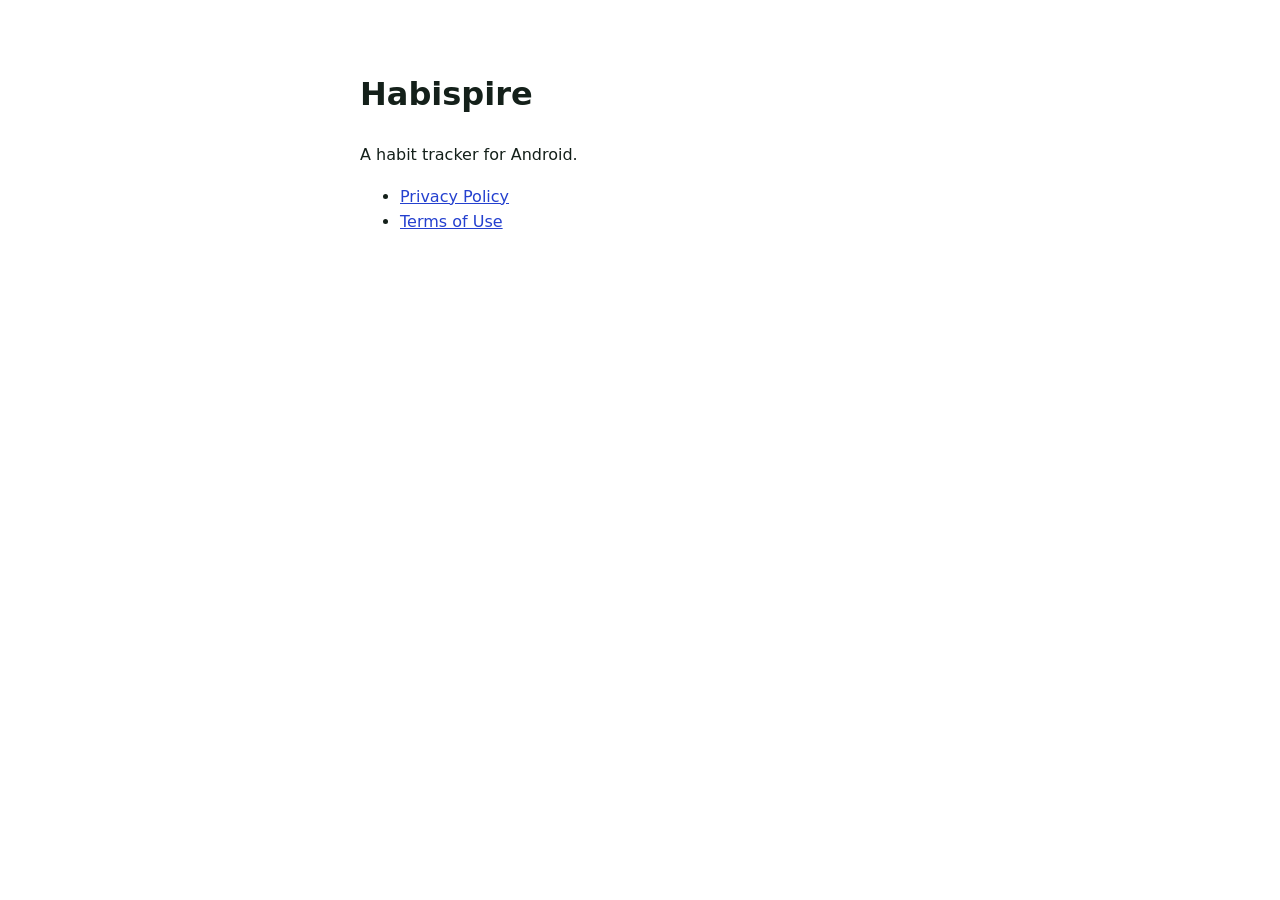
<file: index.html>
<!doctype html>
<html lang="en">
<head>
<meta charset="utf-8">
<meta name="viewport" content="width=device-width, initial-scale=1">
<title>Habispire</title>
<style>
  body { max-width: 560px; margin: 0 auto; padding: 48px 16px; font: 16px/1.6 system-ui, -apple-system, "Segoe UI", Roboto, sans-serif; color: #14201a; background: #fff; }
  a { color: #2440cf; }
  @media (prefers-color-scheme: dark) { body { background: #0a0c10; color: #eef2ef; } a { color: #a3e635; } }
</style>
</head>
<body>
<h1>Habispire</h1>
<p>A habit tracker for Android.</p>
<ul>
  <li><a href="privacy-policy.html">Privacy Policy</a></li>
  <li><a href="terms-of-use.html">Terms of Use</a></li>
</ul>
</body>
</html>
</file>
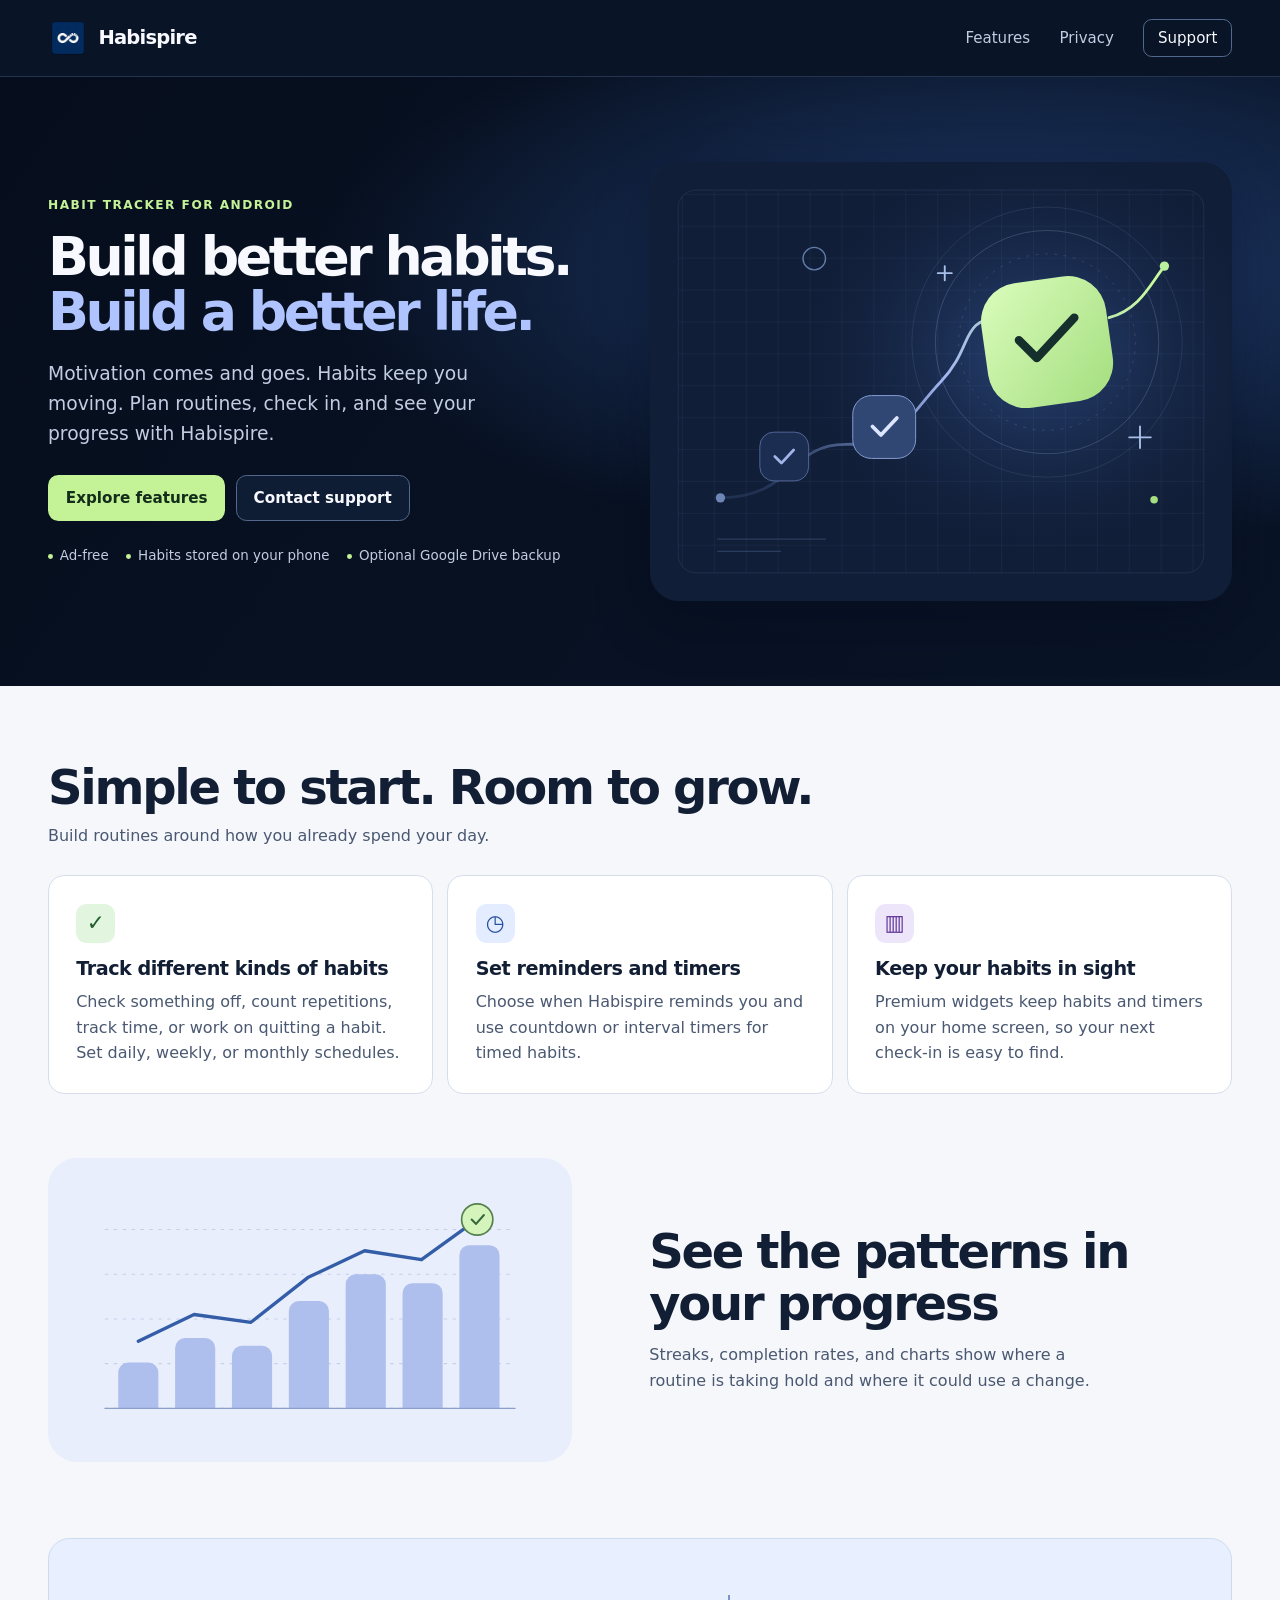
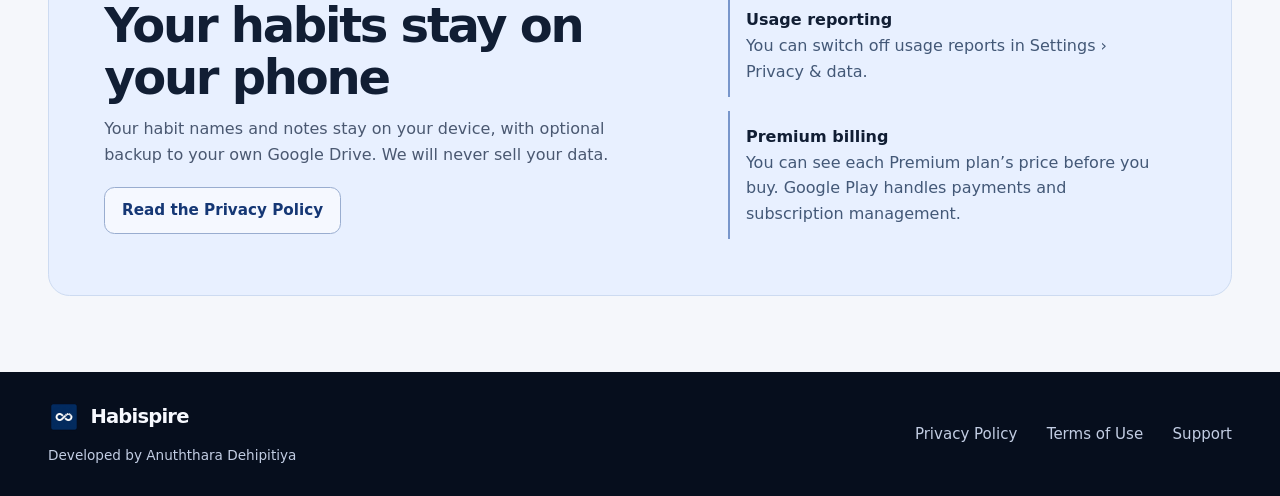
<file: docs/index.html>
<!doctype html>
<html lang="en">
<head>
  <meta charset="utf-8">
  <meta name="viewport" content="width=device-width, initial-scale=1">
  <meta name="description" content="Habispire is an Android habit tracker for routines, reminders, timers and progress. Find support and learn how your data is handled.">
  <meta name="theme-color" content="#091427">
  <title>Habispire · Habit tracker for Android</title>
  <link rel="icon" href="assets/habispire-icon.webp" type="image/webp">
  <link rel="stylesheet" href="home.css">
</head>
<body>
  <a class="skip-link" href="#main">Skip to content</a>
  <header class="site-header">
    <div class="wrap topbar">
      <a class="brand" href="./" aria-label="Habispire home">
        <img src="assets/habispire-icon.webp" width="40" height="40" alt="">
        <span>Habispire</span>
      </a>
      <nav aria-label="Main navigation">
        <a href="#features">Features</a>
        <a href="#privacy">Privacy</a>
        <a href="support.html" class="nav-support">Support</a>
      </nav>
    </div>
  </header>

  <main id="main">
    <section class="hero" aria-labelledby="hero-title">
      <div class="wrap hero-layout">
        <div class="hero-copy">
          <p class="label">Habit tracker for Android</p>
          <h1 id="hero-title">Build better habits.<br><span>Build a better life.</span></h1>
          <p class="hero-description">Motivation comes and goes. Habits keep you moving. Plan routines, check in, and see your progress with Habispire.</p>
          <div class="actions">
            <a class="button primary" href="#features">Explore features</a>
            <a class="button secondary" href="support.html">Contact support</a>
          </div>
          <ul class="quick-facts" aria-label="Habispire at a glance">
            <li>Ad-free</li>
            <li>Habits stored on your phone</li>
            <li>Optional Google Drive backup</li>
          </ul>
        </div>
        <div class="hero-art" aria-hidden="true">
          <img src="assets/habit-path.svg" alt="" width="620" height="468" fetchpriority="high">
        </div>
      </div>
    </section>

    <section id="features" class="section feature-section" aria-labelledby="features-title">
      <div class="wrap">
        <header class="section-heading">
          <h2 id="features-title">Simple to start. Room to grow.</h2>
          <p>Build routines around how you already spend your day.</p>
        </header>
        <div class="feature-grid">
          <article class="feature">
            <span class="feature-mark mark-check" aria-hidden="true">✓</span>
            <h3>Track different kinds of habits</h3>
            <p>Check something off, count repetitions, track time, or work on quitting a habit. Set daily, weekly, or monthly schedules.</p>
          </article>
          <article class="feature">
            <span class="feature-mark mark-time" aria-hidden="true">◷</span>
            <h3>Set reminders and timers</h3>
            <p>Choose when Habispire reminds you and use countdown or interval timers for timed habits.</p>
          </article>
          <article class="feature">
            <span class="feature-mark mark-progress" aria-hidden="true">▥</span>
            <h3>Keep your habits in sight</h3>
            <p>Premium widgets keep habits and timers on your home screen, so your next check-in is easy to find.</p>
          </article>
        </div>
      </div>
    </section>

    <section class="section progress-section" aria-labelledby="progress-title">
      <div class="wrap progress-layout">
        <img src="assets/progress-pattern.svg" alt="" width="470" height="272" loading="lazy">
        <div>
          <h2 id="progress-title">See the patterns in your progress</h2>
          <p>Streaks, completion rates, and charts show where a routine is taking hold and where it could use a change.</p>
        </div>
      </div>
    </section>

    <section id="privacy" class="section privacy-section" aria-labelledby="privacy-title">
      <div class="wrap privacy-panel">
        <div>
          <h2 id="privacy-title">Your habits stay on your phone</h2>
          <p>Your habit names and notes stay on your device, with optional backup to your own Google Drive. We will never sell your data.</p>
          <a class="button outline" href="privacy-policy.html">Read the Privacy Policy</a>
        </div>
        <dl class="privacy-details">
          <div>
            <dt>Usage reporting</dt>
            <dd>You can switch off usage reports in Settings › Privacy &amp; data.</dd>
          </div>
          <div>
            <dt>Premium billing</dt>
            <dd>You can see each Premium plan’s price before you buy. Google Play handles payments and subscription management.</dd>
          </div>
        </dl>
      </div>
    </section>

  </main>

  <footer id="support" class="site-footer">
    <div class="wrap footer-layout">
      <div>
        <a class="brand" href="./" aria-label="Habispire home">
          <img src="assets/habispire-icon.webp" width="32" height="32" alt="">
          <span>Habispire</span>
        </a>
        <p>Developed by Anuththara Dehipitiya</p>
      </div>
      <nav aria-label="Footer navigation">
        <a href="privacy-policy.html">Privacy Policy</a>
        <a href="terms-of-use.html">Terms of Use</a>
        <a href="support.html">Support</a>
      </nav>
    </div>
  </footer>
</body>
</html>
</file>
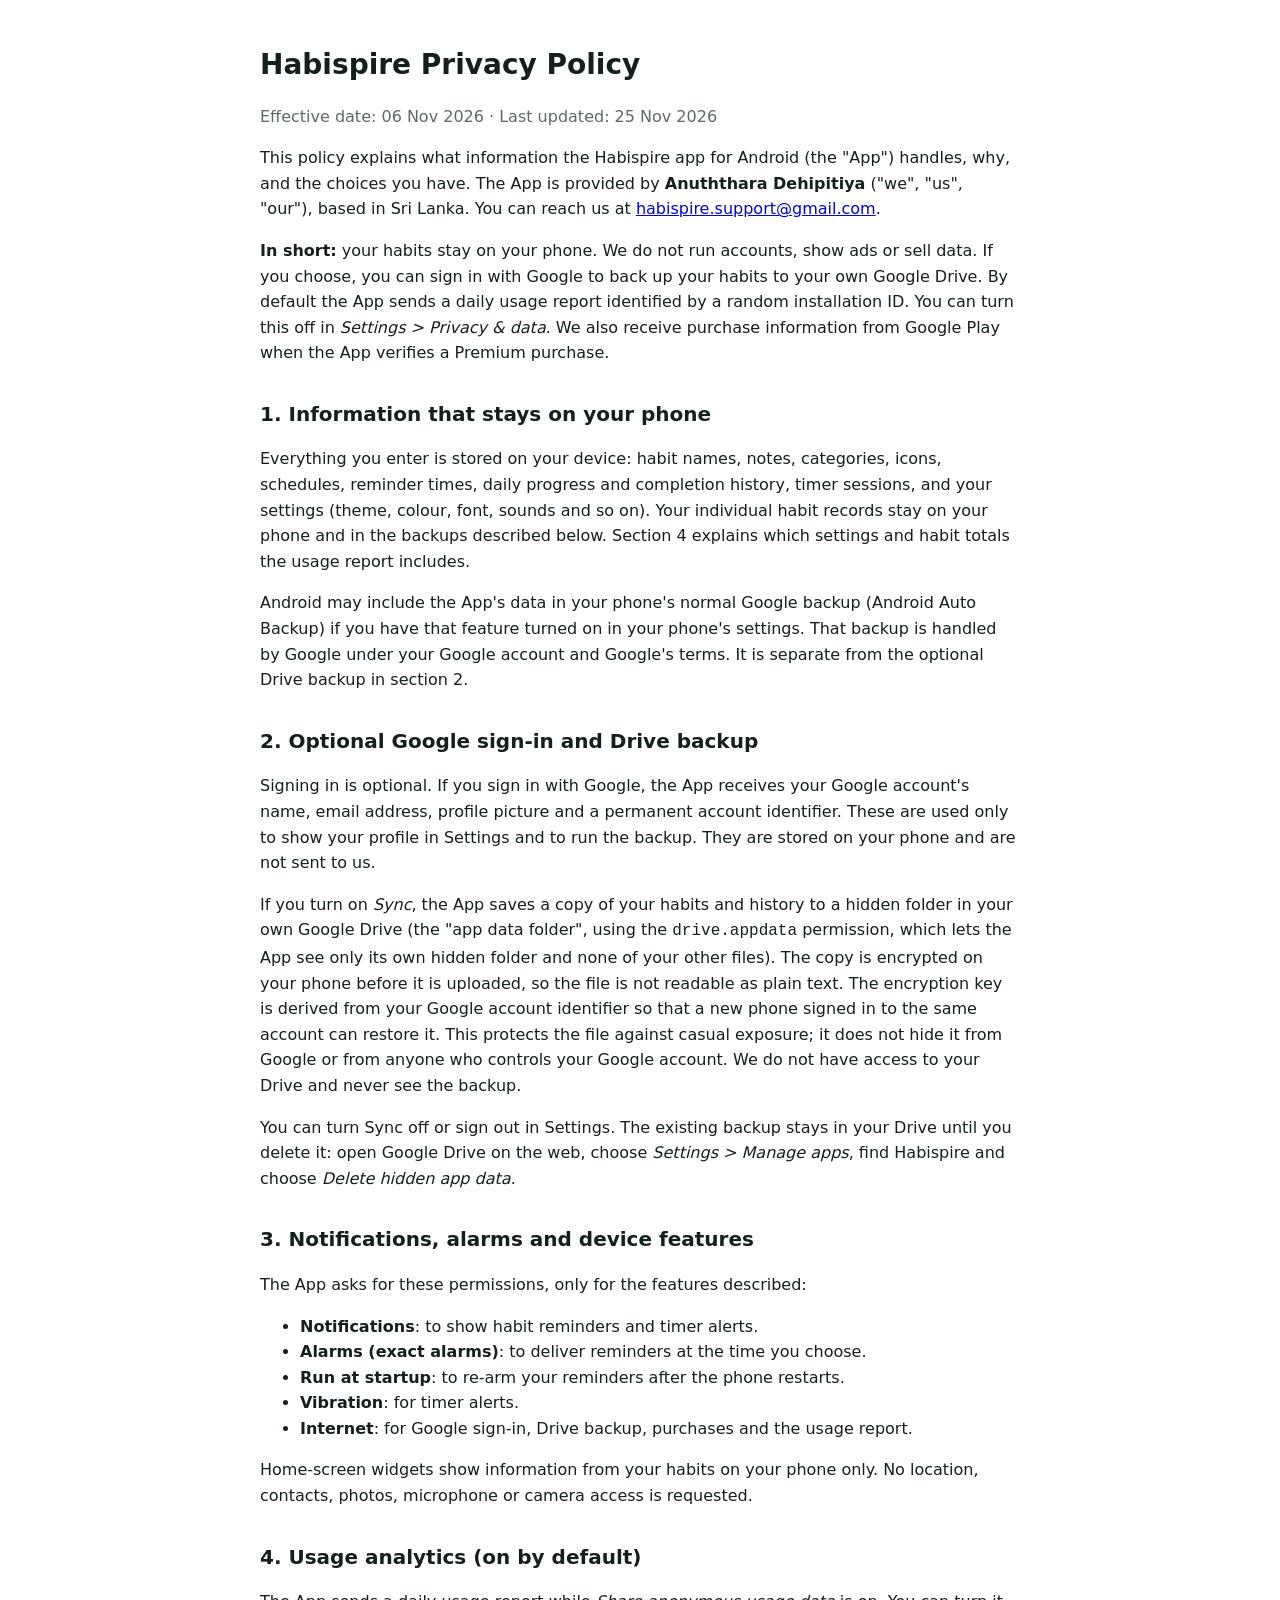
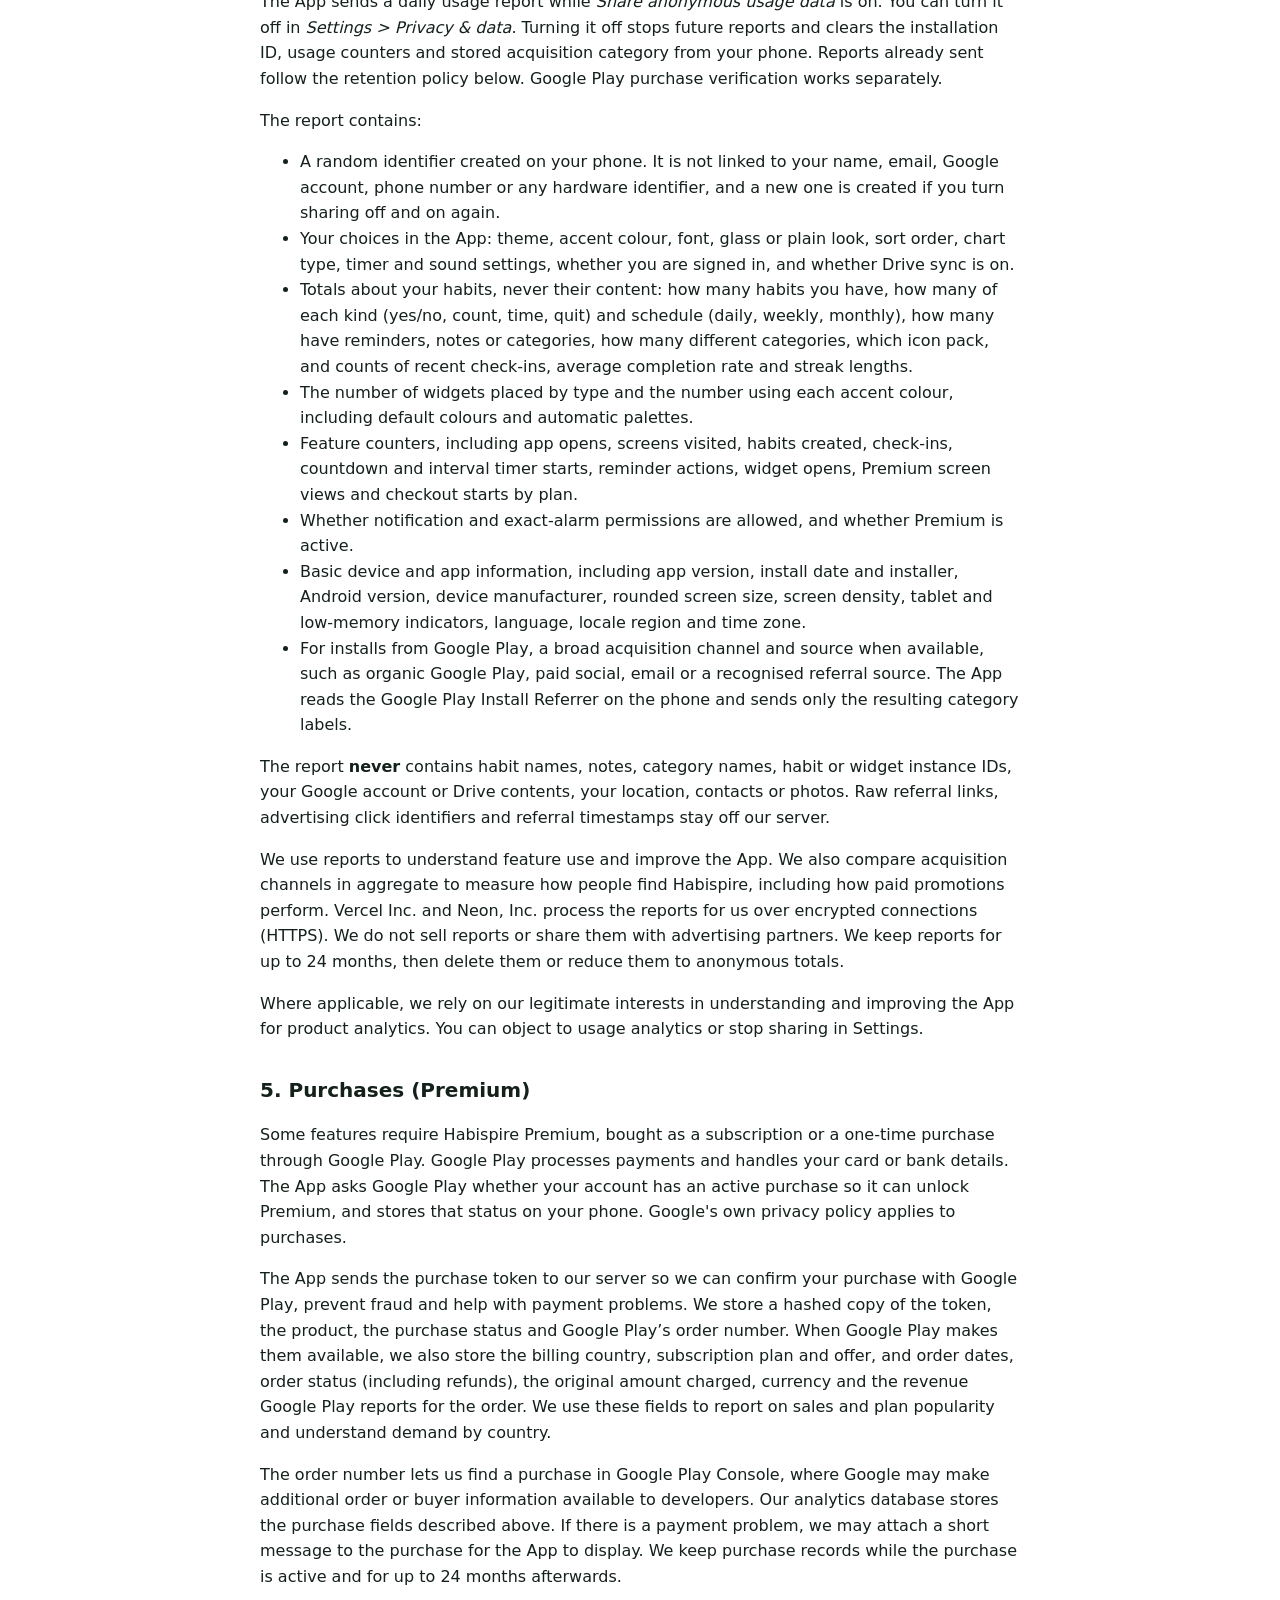
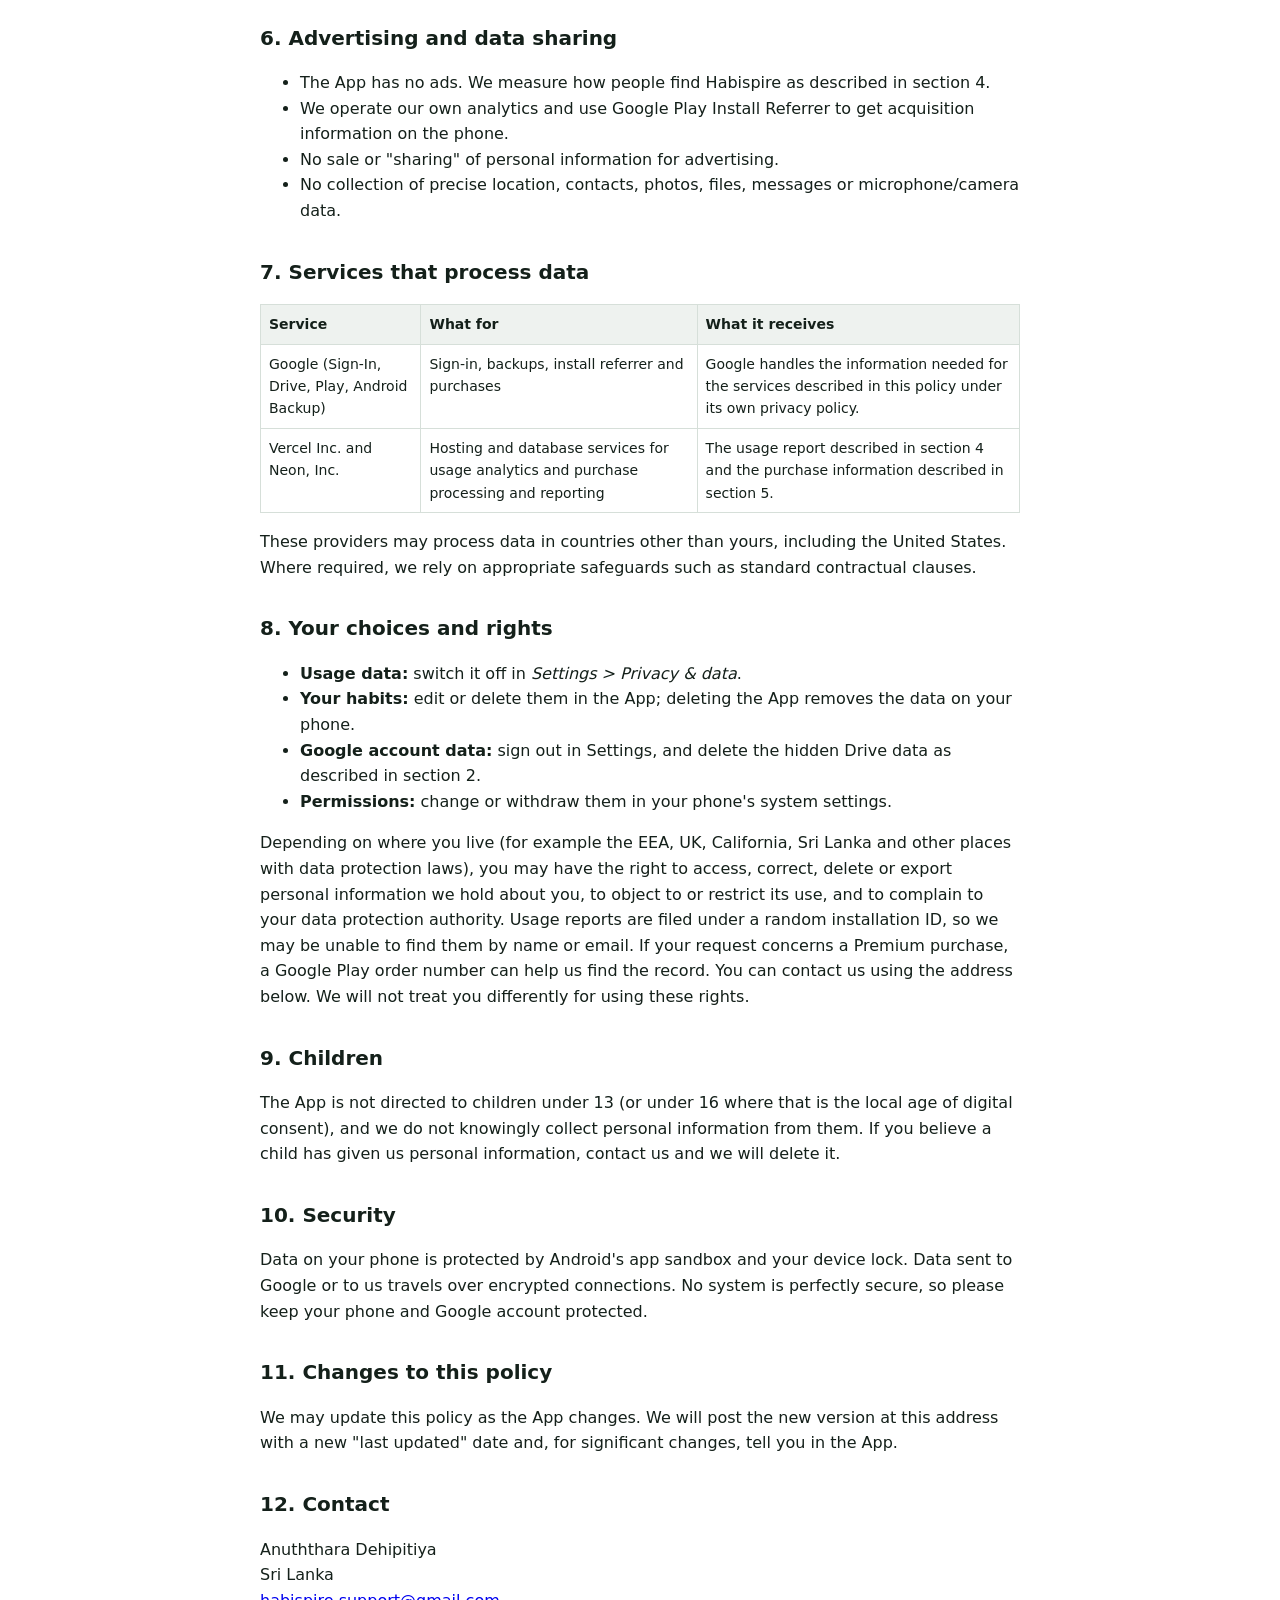
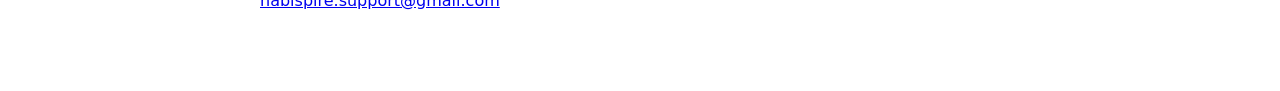
<file: privacy-policy.html>
<!doctype html>
<html lang="en">
<head>
<meta charset="utf-8">
<meta name="viewport" content="width=device-width, initial-scale=1">
<title>Habispire Privacy Policy</title>
<style>
  body { max-width: 760px; margin: 0 auto; padding: 24px 16px 64px; font: 16px/1.6 system-ui, -apple-system, "Segoe UI", Roboto, sans-serif; color: #14201a; background: #fff; }
  h1 { font-size: 28px; margin-bottom: 4px; }
  h2 { font-size: 20px; margin-top: 32px; }
  table { border-collapse: collapse; width: 100%; font-size: 14px; }
  th, td { border: 1px solid #d6dfd9; padding: 8px; text-align: left; vertical-align: top; }
  th { background: #eef2ef; }
  .meta { color: #5b6b63; }
  @media (prefers-color-scheme: dark) { body { background: #0a0c10; color: #eef2ef; } th { background: #14181f; } th, td { border-color: #262c38; } .meta { color: #9aa7a0; } a { color: #a3e635; } }
</style>
</head>
<body>

<h1>Habispire Privacy Policy</h1>
<p class="meta">Effective date: 06 Nov 2026 &middot; Last updated: 25 Nov 2026</p>

<p>This policy explains what information the Habispire app for Android (the "App") handles, why, and the choices you have. The App is provided by <strong>Anuththara Dehipitiya</strong> ("we", "us", "our"), based in Sri Lanka. You can reach us at <a href="mailto:habispire.support@gmail.com">habispire.support@gmail.com</a>.</p>

<p><strong>In short:</strong> your habits stay on your phone. We do not run accounts, show ads or sell data. If you choose, you can sign in with Google to back up your habits to your own Google Drive. By default the App sends a daily usage report identified by a random installation ID. You can turn this off in <em>Settings &gt; Privacy &amp; data</em>. We also receive purchase information from Google Play when the App verifies a Premium purchase.</p>

<h2>1. Information that stays on your phone</h2>
<p>Everything you enter is stored on your device: habit names, notes, categories, icons, schedules, reminder times, daily progress and completion history, timer sessions, and your settings (theme, colour, font, sounds and so on). Your individual habit records stay on your phone and in the backups described below. Section 4 explains which settings and habit totals the usage report includes.</p>
<p>Android may include the App's data in your phone's normal Google backup (Android Auto Backup) if you have that feature turned on in your phone's settings. That backup is handled by Google under your Google account and Google's terms. It is separate from the optional Drive backup in section 2.</p>

<h2>2. Optional Google sign-in and Drive backup</h2>
<p>Signing in is optional. If you sign in with Google, the App receives your Google account's name, email address, profile picture and a permanent account identifier. These are used only to show your profile in Settings and to run the backup. They are stored on your phone and are not sent to us.</p>
<p>If you turn on <em>Sync</em>, the App saves a copy of your habits and history to a hidden folder in your own Google Drive (the "app data folder", using the <code>drive.appdata</code> permission, which lets the App see only its own hidden folder and none of your other files). The copy is encrypted on your phone before it is uploaded, so the file is not readable as plain text. The encryption key is derived from your Google account identifier so that a new phone signed in to the same account can restore it. This protects the file against casual exposure; it does not hide it from Google or from anyone who controls your Google account. We do not have access to your Drive and never see the backup.</p>
<p>You can turn Sync off or sign out in Settings. The existing backup stays in your Drive until you delete it: open Google Drive on the web, choose <em>Settings &gt; Manage apps</em>, find Habispire and choose <em>Delete hidden app data</em>.</p>

<h2>3. Notifications, alarms and device features</h2>
<p>The App asks for these permissions, only for the features described:</p>
<ul>
  <li><strong>Notifications</strong>: to show habit reminders and timer alerts.</li>
  <li><strong>Alarms (exact alarms)</strong>: to deliver reminders at the time you choose.</li>
  <li><strong>Run at startup</strong>: to re-arm your reminders after the phone restarts.</li>
  <li><strong>Vibration</strong>: for timer alerts.</li>
  <li><strong>Internet</strong>: for Google sign-in, Drive backup, purchases and the usage report.</li>
</ul>
<p>Home-screen widgets show information from your habits on your phone only. No location, contacts, photos, microphone or camera access is requested.</p>

<h2>4. Usage analytics (on by default)</h2>
<p>The App sends a daily usage report while <em>Share anonymous usage data</em> is on. You can turn it off in <em>Settings &gt; Privacy &amp; data</em>. Turning it off stops future reports and clears the installation ID, usage counters and stored acquisition category from your phone. Reports already sent follow the retention policy below. Google Play purchase verification works separately.</p>
<p>The report contains:</p>
<ul>
  <li>A random identifier created on your phone. It is not linked to your name, email, Google account, phone number or any hardware identifier, and a new one is created if you turn sharing off and on again.</li>
  <li>Your choices in the App: theme, accent colour, font, glass or plain look, sort order, chart type, timer and sound settings, whether you are signed in, and whether Drive sync is on.</li>
  <li>Totals about your habits, never their content: how many habits you have, how many of each kind (yes/no, count, time, quit) and schedule (daily, weekly, monthly), how many have reminders, notes or categories, how many different categories, which icon pack, and counts of recent check-ins, average completion rate and streak lengths.</li>
  <li>The number of widgets placed by type and the number using each accent colour, including default colours and automatic palettes.</li>
  <li>Feature counters, including app opens, screens visited, habits created, check-ins, countdown and interval timer starts, reminder actions, widget opens, Premium screen views and checkout starts by plan.</li>
  <li>Whether notification and exact-alarm permissions are allowed, and whether Premium is active.</li>
  <li>Basic device and app information, including app version, install date and installer, Android version, device manufacturer, rounded screen size, screen density, tablet and low-memory indicators, language, locale region and time zone.</li>
  <li>For installs from Google Play, a broad acquisition channel and source when available, such as organic Google Play, paid social, email or a recognised referral source. The App reads the Google Play Install Referrer on the phone and sends only the resulting category labels.</li>
</ul>
<p>The report <strong>never</strong> contains habit names, notes, category names, habit or widget instance IDs, your Google account or Drive contents, your location, contacts or photos. Raw referral links, advertising click identifiers and referral timestamps stay off our server.</p>
<p>We use reports to understand feature use and improve the App. We also compare acquisition channels in aggregate to measure how people find Habispire, including how paid promotions perform. Vercel Inc. and Neon, Inc. process the reports for us over encrypted connections (HTTPS). We do not sell reports or share them with advertising partners. We keep reports for up to 24 months, then delete them or reduce them to anonymous totals.</p>
<p>Where applicable, we rely on our legitimate interests in understanding and improving the App for product analytics. You can object to usage analytics or stop sharing in Settings.</p>

<h2>5. Purchases (Premium)</h2>
<p>Some features require Habispire Premium, bought as a subscription or a one-time purchase through Google Play. Google Play processes payments and handles your card or bank details. The App asks Google Play whether your account has an active purchase so it can unlock Premium, and stores that status on your phone. Google's own privacy policy applies to purchases.</p>
<p>The App sends the purchase token to our server so we can confirm your purchase with Google Play, prevent fraud and help with payment problems. We store a hashed copy of the token, the product, the purchase status and Google Play’s order number. When Google Play makes them available, we also store the billing country, subscription plan and offer, and order dates, order status (including refunds), the original amount charged, currency and the revenue Google Play reports for the order. We use these fields to report on sales and plan popularity and understand demand by country.</p>
<p>The order number lets us find a purchase in Google Play Console, where Google may make additional order or buyer information available to developers. Our analytics database stores the purchase fields described above. If there is a payment problem, we may attach a short message to the purchase for the App to display. We keep purchase records while the purchase is active and for up to 24 months afterwards.</p>

<h2>6. Advertising and data sharing</h2>
<ul>
  <li>The App has no ads. We measure how people find Habispire as described in section 4.</li>
  <li>We operate our own analytics and use Google Play Install Referrer to get acquisition information on the phone.</li>
  <li>No sale or "sharing" of personal information for advertising.</li>
  <li>No collection of precise location, contacts, photos, files, messages or microphone/camera data.</li>
</ul>

<h2>7. Services that process data</h2>
<table>
  <tr><th>Service</th><th>What for</th><th>What it receives</th></tr>
  <tr><td>Google (Sign-In, Drive, Play, Android Backup)</td><td>Sign-in, backups, install referrer and purchases</td><td>Google handles the information needed for the services described in this policy under its own privacy policy.</td></tr>
  <tr><td>Vercel Inc. and Neon, Inc.</td><td>Hosting and database services for usage analytics and purchase processing and reporting</td><td>The usage report described in section 4 and the purchase information described in section 5.</td></tr>
</table>
<p>These providers may process data in countries other than yours, including the United States. Where required, we rely on appropriate safeguards such as standard contractual clauses.</p>

<h2>8. Your choices and rights</h2>
<ul>
  <li><strong>Usage data:</strong> switch it off in <em>Settings &gt; Privacy &amp; data</em>.</li>
  <li><strong>Your habits:</strong> edit or delete them in the App; deleting the App removes the data on your phone.</li>
  <li><strong>Google account data:</strong> sign out in Settings, and delete the hidden Drive data as described in section 2.</li>
  <li><strong>Permissions:</strong> change or withdraw them in your phone's system settings.</li>
</ul>
<p>Depending on where you live (for example the EEA, UK, California, Sri Lanka and other places with data protection laws), you may have the right to access, correct, delete or export personal information we hold about you, to object to or restrict its use, and to complain to your data protection authority. Usage reports are filed under a random installation ID, so we may be unable to find them by name or email. If your request concerns a Premium purchase, a Google Play order number can help us find the record. You can contact us using the address below. We will not treat you differently for using these rights.</p>

<h2>9. Children</h2>
<p>The App is not directed to children under 13 (or under 16 where that is the local age of digital consent), and we do not knowingly collect personal information from them. If you believe a child has given us personal information, contact us and we will delete it.</p>

<h2>10. Security</h2>
<p>Data on your phone is protected by Android's app sandbox and your device lock. Data sent to Google or to us travels over encrypted connections. No system is perfectly secure, so please keep your phone and Google account protected.</p>

<h2>11. Changes to this policy</h2>
<p>We may update this policy as the App changes. We will post the new version at this address with a new "last updated" date and, for significant changes, tell you in the App.</p>

<h2>12. Contact</h2>
<p>Anuththara Dehipitiya<br>Sri Lanka<br><a href="mailto:habispire.support@gmail.com">habispire.support@gmail.com</a></p>

</body>
</html>
</file>
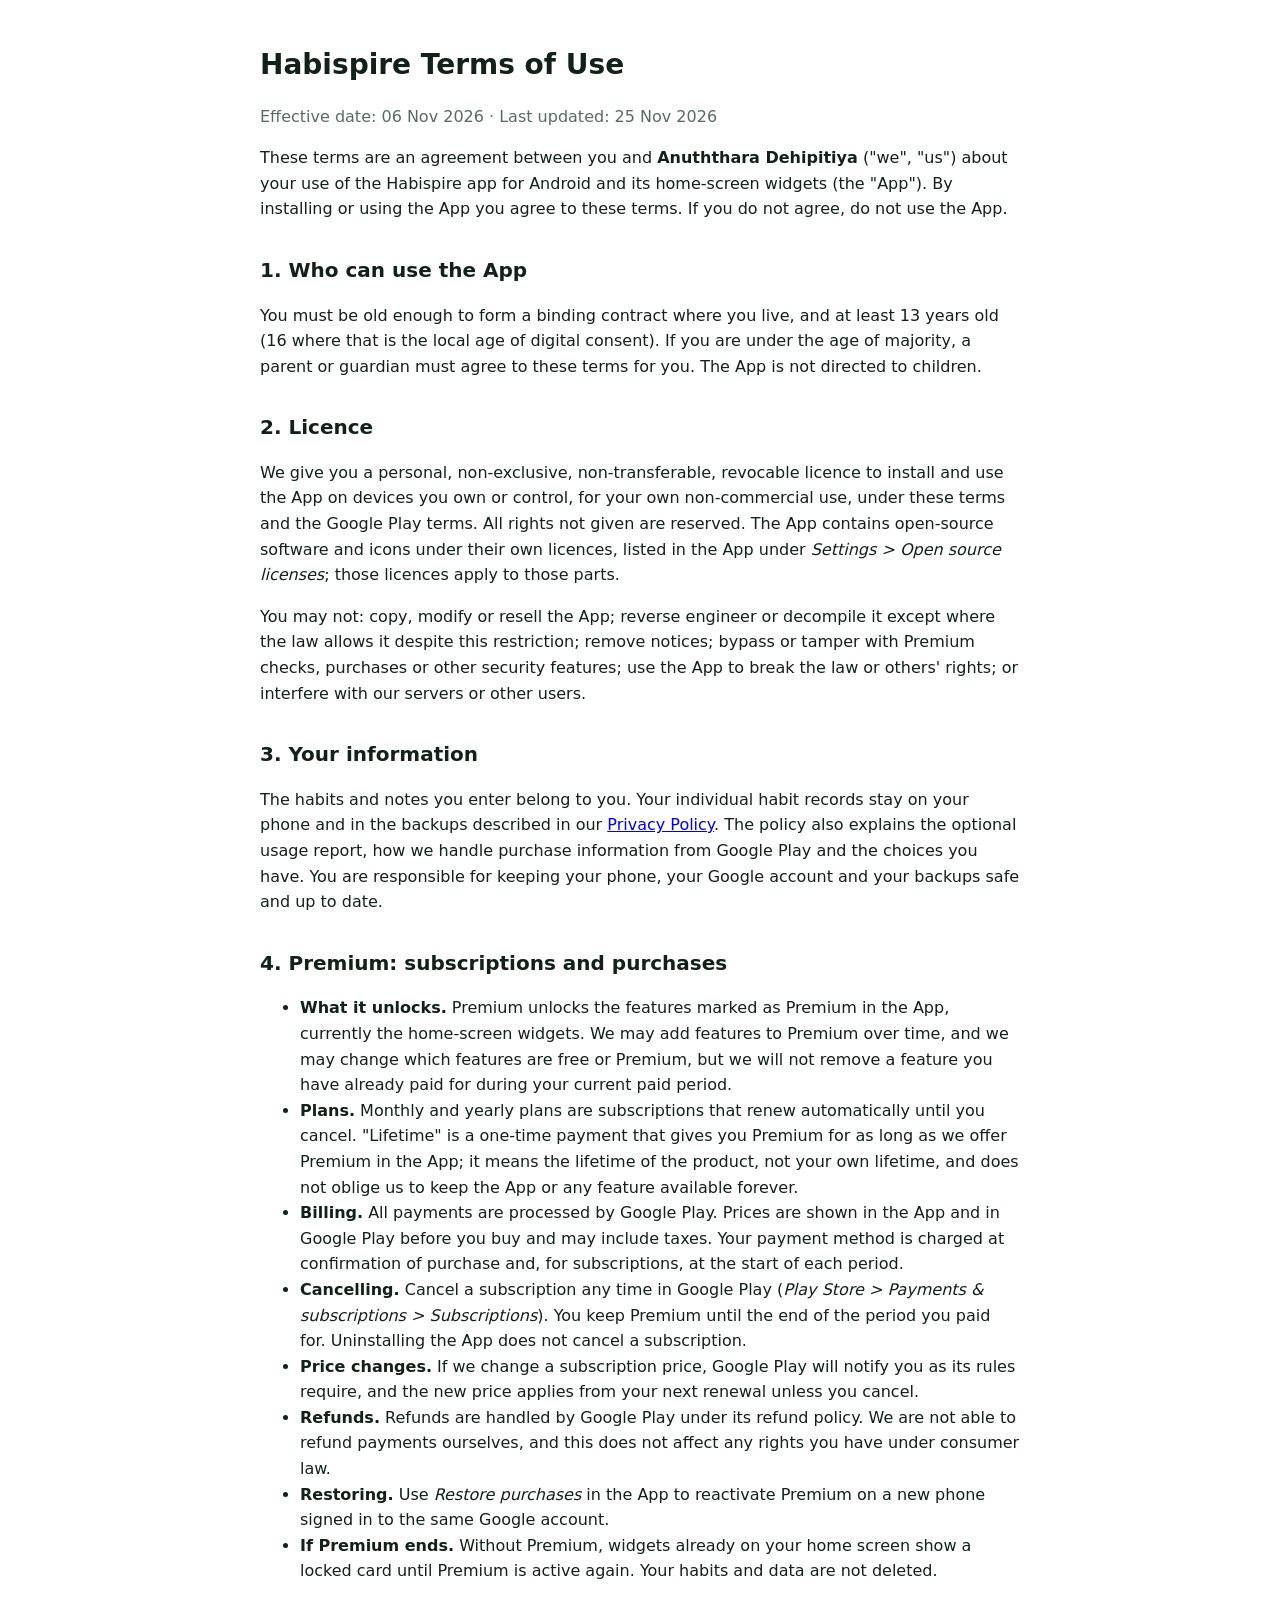
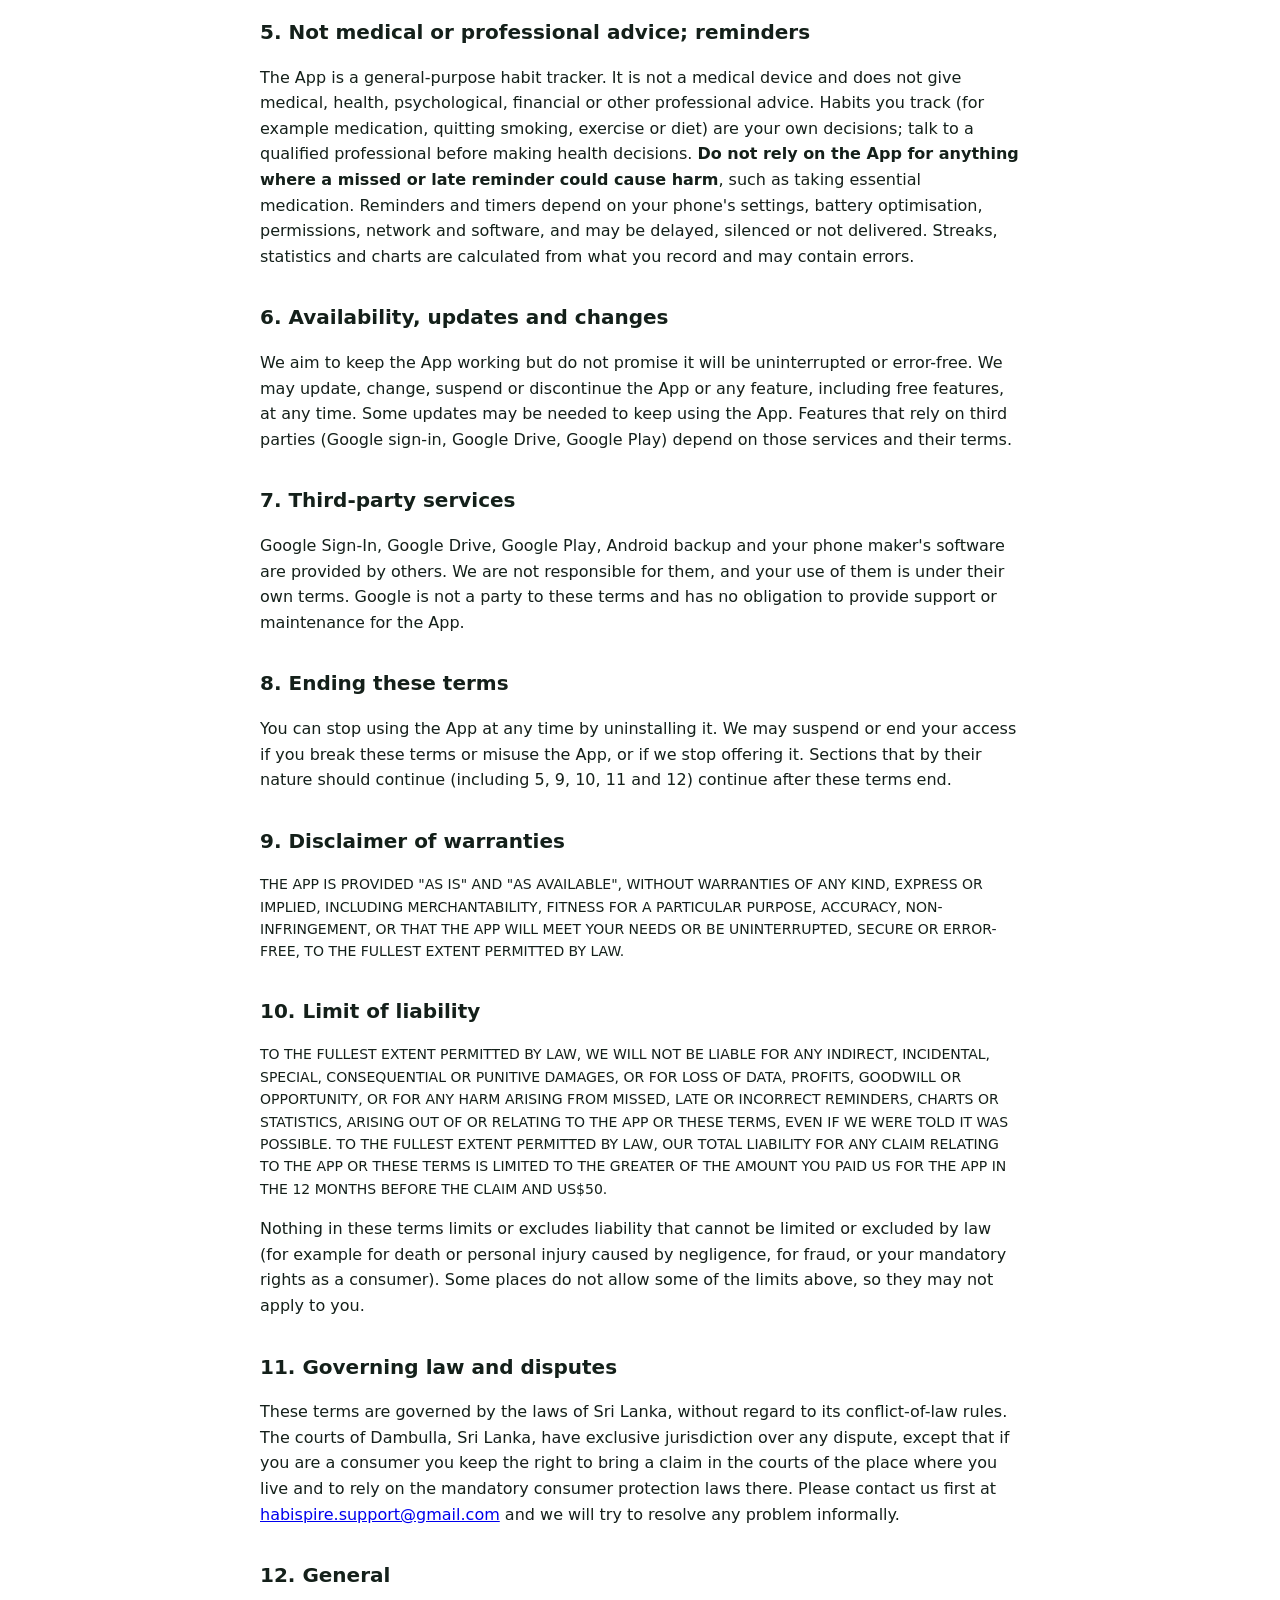
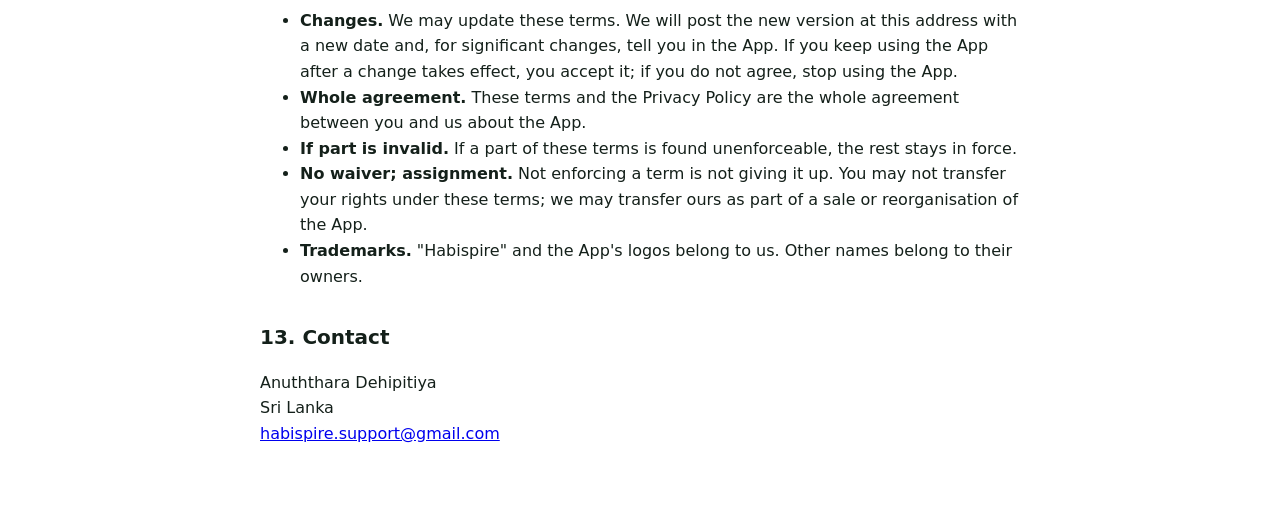
<file: terms-of-use.html>
<!doctype html>
<html lang="en">
<head>
<meta charset="utf-8">
<meta name="viewport" content="width=device-width, initial-scale=1">
<title>Habispire Terms of Use</title>
<style>
  body { max-width: 760px; margin: 0 auto; padding: 24px 16px 64px; font: 16px/1.6 system-ui, -apple-system, "Segoe UI", Roboto, sans-serif; color: #14201a; background: #fff; }
  h1 { font-size: 28px; margin-bottom: 4px; }
  h2 { font-size: 20px; margin-top: 32px; }
  .meta { color: #5b6b63; }
  .caps { text-transform: uppercase; font-size: 14px; }
  @media (prefers-color-scheme: dark) { body { background: #0a0c10; color: #eef2ef; } .meta { color: #9aa7a0; } a { color: #a3e635; } }
</style>
</head>
<body>

<h1>Habispire Terms of Use</h1>
<p class="meta">Effective date: 06 Nov 2026 &middot; Last updated: 25 Nov 2026</p>

<p>These terms are an agreement between you and <strong>Anuththara Dehipitiya</strong> ("we", "us") about your use of the Habispire app for Android and its home-screen widgets (the "App"). By installing or using the App you agree to these terms. If you do not agree, do not use the App.</p>

<h2>1. Who can use the App</h2>
<p>You must be old enough to form a binding contract where you live, and at least 13 years old (16 where that is the local age of digital consent). If you are under the age of majority, a parent or guardian must agree to these terms for you. The App is not directed to children.</p>

<h2>2. Licence</h2>
<p>We give you a personal, non-exclusive, non-transferable, revocable licence to install and use the App on devices you own or control, for your own non-commercial use, under these terms and the Google Play terms. All rights not given are reserved. The App contains open-source software and icons under their own licences, listed in the App under <em>Settings &gt; Open source licenses</em>; those licences apply to those parts.</p>
<p>You may not: copy, modify or resell the App; reverse engineer or decompile it except where the law allows it despite this restriction; remove notices; bypass or tamper with Premium checks, purchases or other security features; use the App to break the law or others' rights; or interfere with our servers or other users.</p>

<h2>3. Your information</h2>
<p>The habits and notes you enter belong to you. Your individual habit records stay on your phone and in the backups described in our <a href="privacy-policy.html">Privacy Policy</a>. The policy also explains the optional usage report, how we handle purchase information from Google Play and the choices you have. You are responsible for keeping your phone, your Google account and your backups safe and up to date.</p>

<h2>4. Premium: subscriptions and purchases</h2>
<ul>
  <li><strong>What it unlocks.</strong> Premium unlocks the features marked as Premium in the App, currently the home-screen widgets. We may add features to Premium over time, and we may change which features are free or Premium, but we will not remove a feature you have already paid for during your current paid period.</li>
  <li><strong>Plans.</strong> Monthly and yearly plans are subscriptions that renew automatically until you cancel. "Lifetime" is a one-time payment that gives you Premium for as long as we offer Premium in the App; it means the lifetime of the product, not your own lifetime, and does not oblige us to keep the App or any feature available forever.</li>
  <li><strong>Billing.</strong> All payments are processed by Google Play. Prices are shown in the App and in Google Play before you buy and may include taxes. Your payment method is charged at confirmation of purchase and, for subscriptions, at the start of each period.</li>
  <li><strong>Cancelling.</strong> Cancel a subscription any time in Google Play (<em>Play Store &gt; Payments &amp; subscriptions &gt; Subscriptions</em>). You keep Premium until the end of the period you paid for. Uninstalling the App does not cancel a subscription.</li>
  <li><strong>Price changes.</strong> If we change a subscription price, Google Play will notify you as its rules require, and the new price applies from your next renewal unless you cancel.</li>
  <li><strong>Refunds.</strong> Refunds are handled by Google Play under its refund policy. We are not able to refund payments ourselves, and this does not affect any rights you have under consumer law.</li>
  <li><strong>Restoring.</strong> Use <em>Restore purchases</em> in the App to reactivate Premium on a new phone signed in to the same Google account.</li>
  <li><strong>If Premium ends.</strong> Without Premium, widgets already on your home screen show a locked card until Premium is active again. Your habits and data are not deleted.</li>
</ul>

<h2>5. Not medical or professional advice; reminders</h2>
<p>The App is a general-purpose habit tracker. It is not a medical device and does not give medical, health, psychological, financial or other professional advice. Habits you track (for example medication, quitting smoking, exercise or diet) are your own decisions; talk to a qualified professional before making health decisions. <strong>Do not rely on the App for anything where a missed or late reminder could cause harm</strong>, such as taking essential medication. Reminders and timers depend on your phone's settings, battery optimisation, permissions, network and software, and may be delayed, silenced or not delivered. Streaks, statistics and charts are calculated from what you record and may contain errors.</p>

<h2>6. Availability, updates and changes</h2>
<p>We aim to keep the App working but do not promise it will be uninterrupted or error-free. We may update, change, suspend or discontinue the App or any feature, including free features, at any time. Some updates may be needed to keep using the App. Features that rely on third parties (Google sign-in, Google Drive, Google Play) depend on those services and their terms.</p>

<h2>7. Third-party services</h2>
<p>Google Sign-In, Google Drive, Google Play, Android backup and your phone maker's software are provided by others. We are not responsible for them, and your use of them is under their own terms. Google is not a party to these terms and has no obligation to provide support or maintenance for the App.</p>

<h2>8. Ending these terms</h2>
<p>You can stop using the App at any time by uninstalling it. We may suspend or end your access if you break these terms or misuse the App, or if we stop offering it. Sections that by their nature should continue (including 5, 9, 10, 11 and 12) continue after these terms end.</p>

<h2>9. Disclaimer of warranties</h2>
<p class="caps">The App is provided "as is" and "as available", without warranties of any kind, express or implied, including merchantability, fitness for a particular purpose, accuracy, non-infringement, or that the App will meet your needs or be uninterrupted, secure or error-free, to the fullest extent permitted by law.</p>

<h2>10. Limit of liability</h2>
<p class="caps">To the fullest extent permitted by law, we will not be liable for any indirect, incidental, special, consequential or punitive damages, or for loss of data, profits, goodwill or opportunity, or for any harm arising from missed, late or incorrect reminders, charts or statistics, arising out of or relating to the App or these terms, even if we were told it was possible. To the fullest extent permitted by law, our total liability for any claim relating to the App or these terms is limited to the greater of the amount you paid us for the App in the 12 months before the claim and US$50.</p>
<p>Nothing in these terms limits or excludes liability that cannot be limited or excluded by law (for example for death or personal injury caused by negligence, for fraud, or your mandatory rights as a consumer). Some places do not allow some of the limits above, so they may not apply to you.</p>

<h2>11. Governing law and disputes</h2>
<p>These terms are governed by the laws of Sri Lanka, without regard to its conflict-of-law rules. The courts of Dambulla, Sri Lanka, have exclusive jurisdiction over any dispute, except that if you are a consumer you keep the right to bring a claim in the courts of the place where you live and to rely on the mandatory consumer protection laws there. Please contact us first at <a href="mailto:habispire.support@gmail.com">habispire.support@gmail.com</a> and we will try to resolve any problem informally.</p>

<h2>12. General</h2>
<ul>
  <li><strong>Changes.</strong> We may update these terms. We will post the new version at this address with a new date and, for significant changes, tell you in the App. If you keep using the App after a change takes effect, you accept it; if you do not agree, stop using the App.</li>
  <li><strong>Whole agreement.</strong> These terms and the Privacy Policy are the whole agreement between you and us about the App.</li>
  <li><strong>If part is invalid.</strong> If a part of these terms is found unenforceable, the rest stays in force.</li>
  <li><strong>No waiver; assignment.</strong> Not enforcing a term is not giving it up. You may not transfer your rights under these terms; we may transfer ours as part of a sale or reorganisation of the App.</li>
  <li><strong>Trademarks.</strong> "Habispire" and the App's logos belong to us. Other names belong to their owners.</li>
</ul>

<h2>13. Contact</h2>
<p>Anuththara Dehipitiya<br>Sri Lanka<br><a href="mailto:habispire.support@gmail.com">habispire.support@gmail.com</a></p>

</body>
</html>
</file>
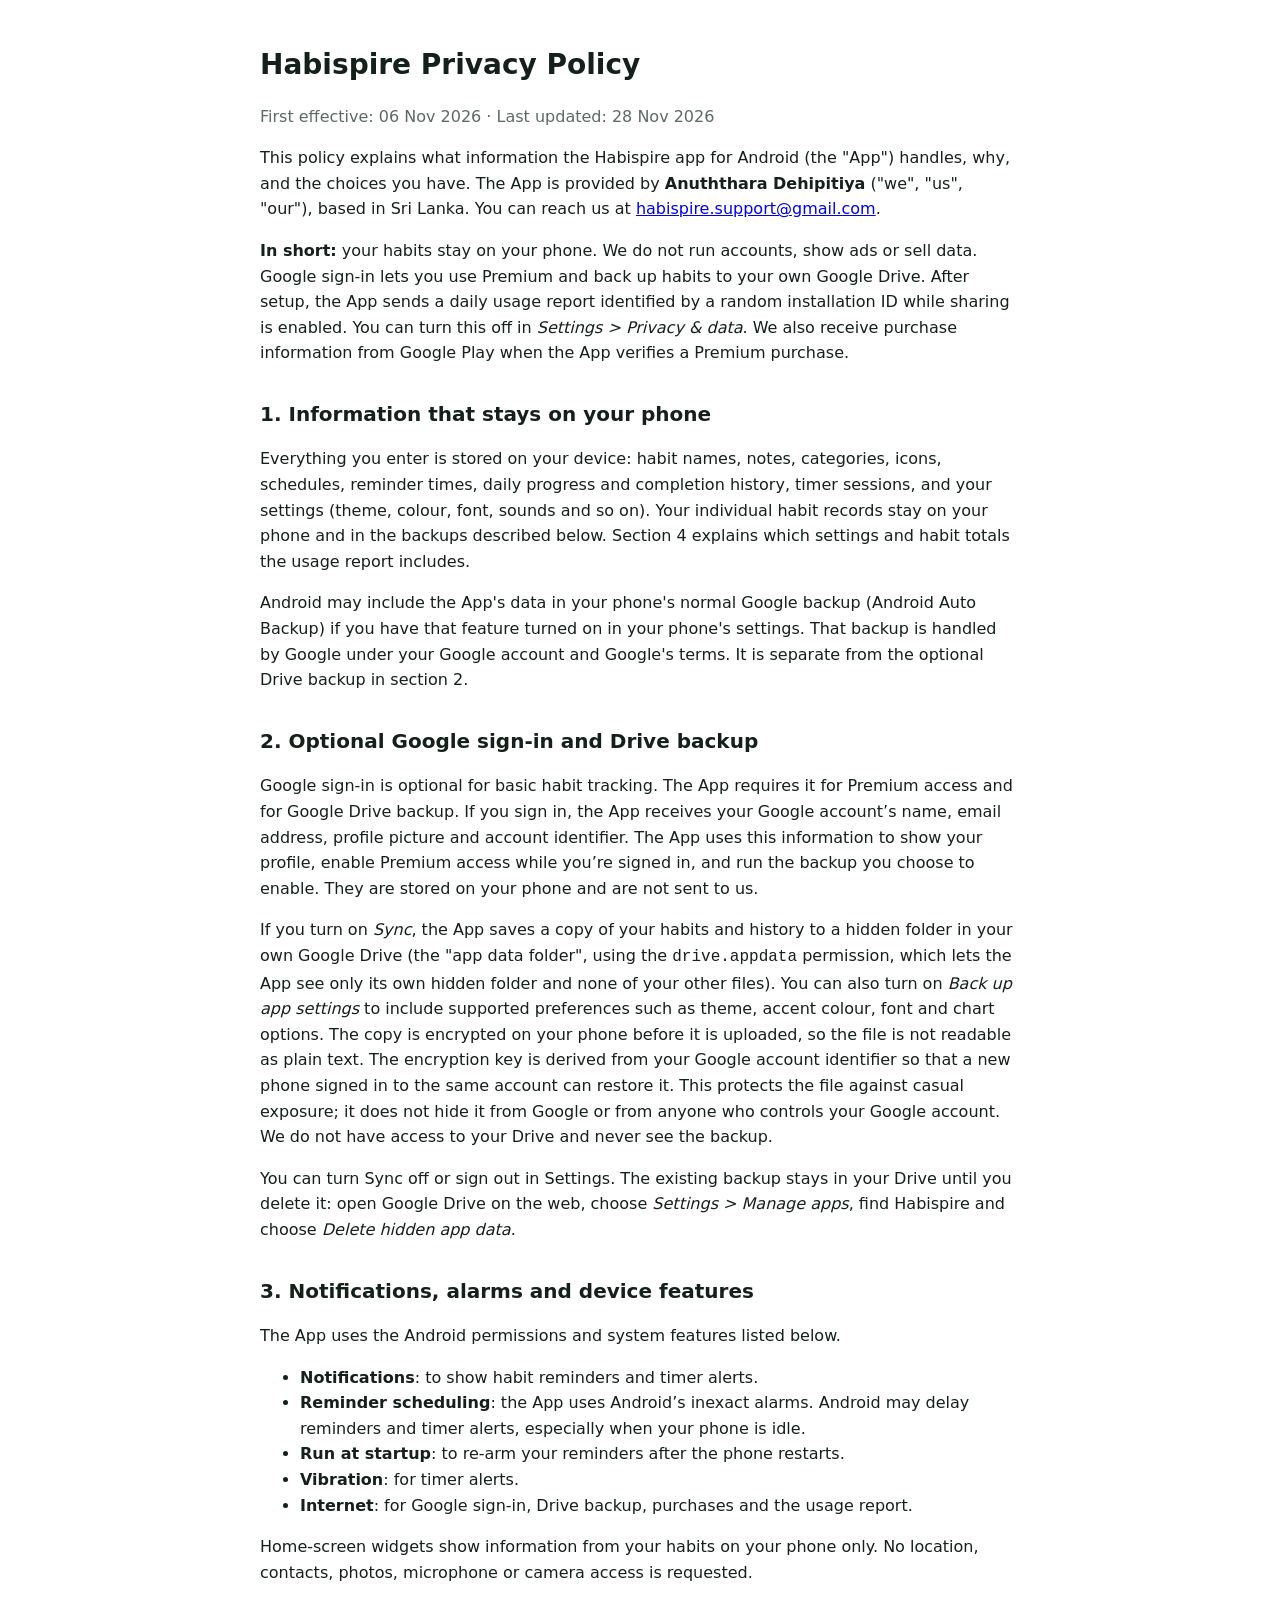
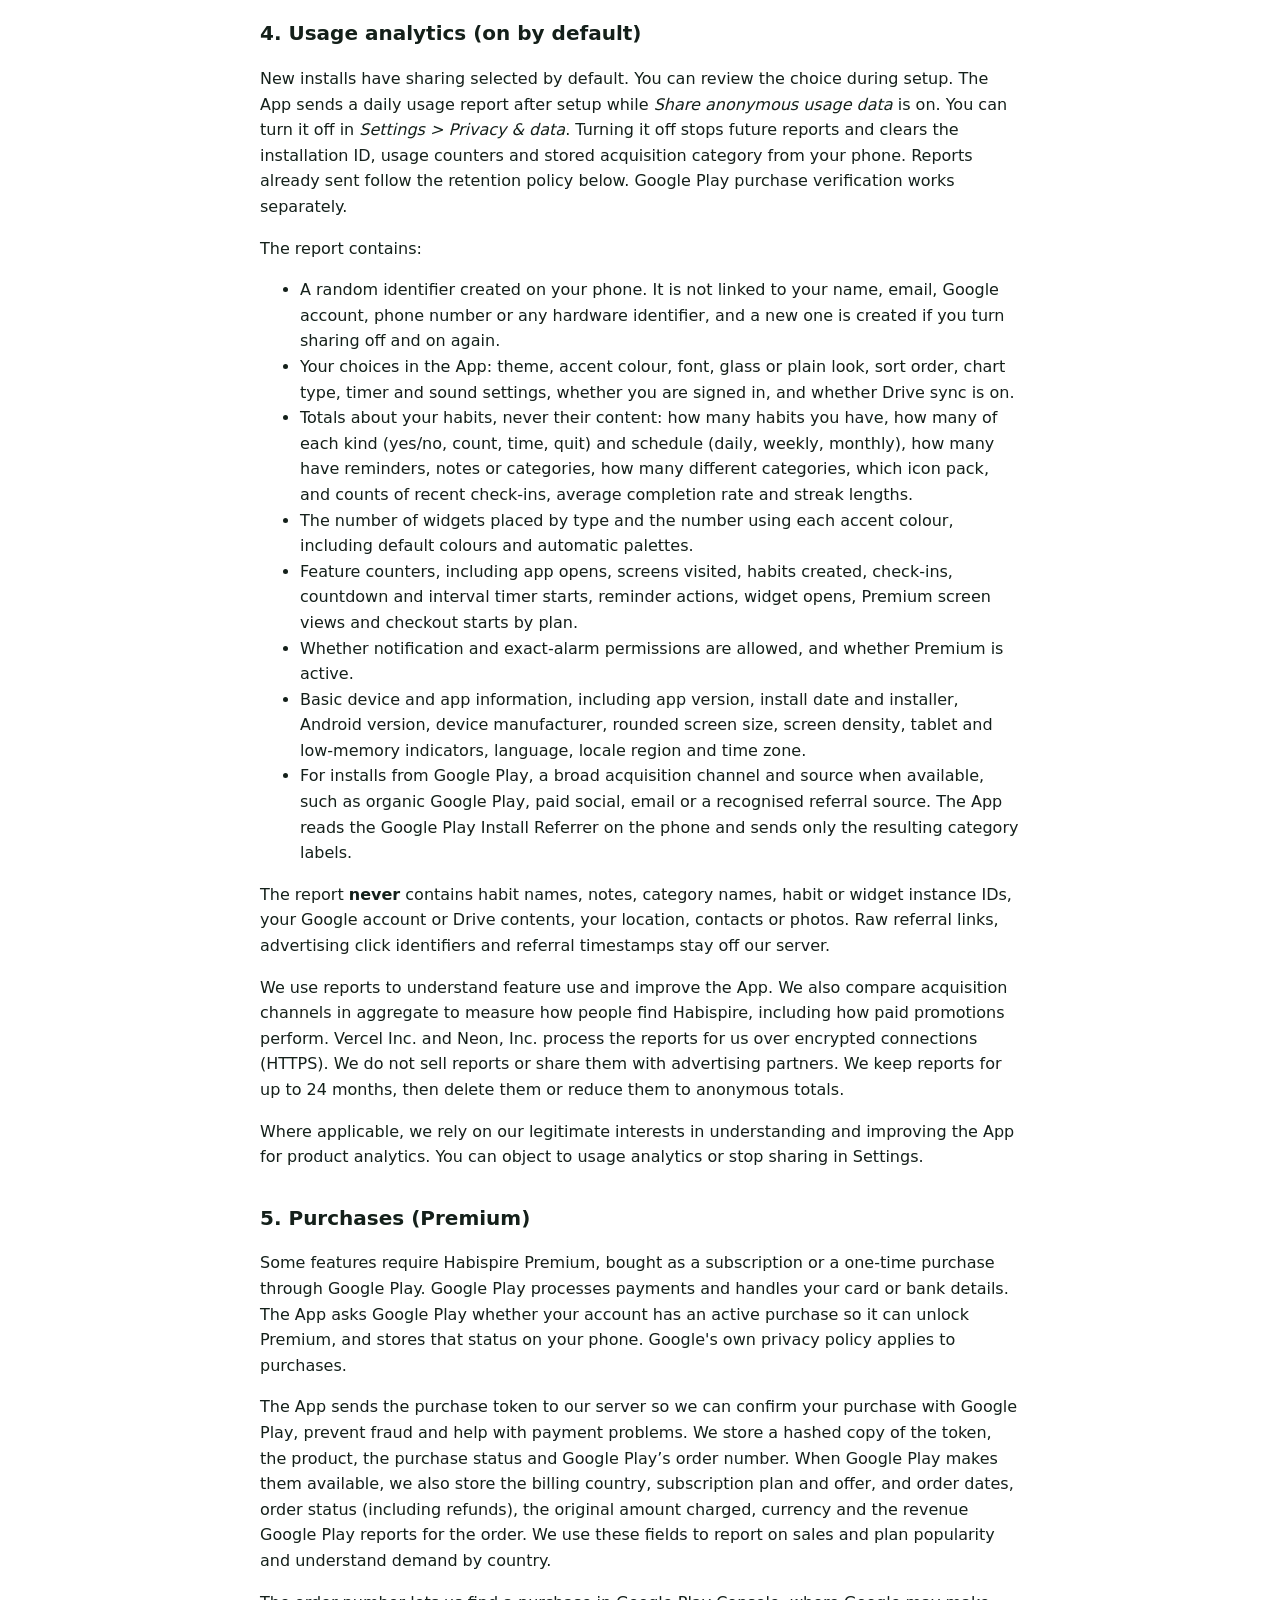
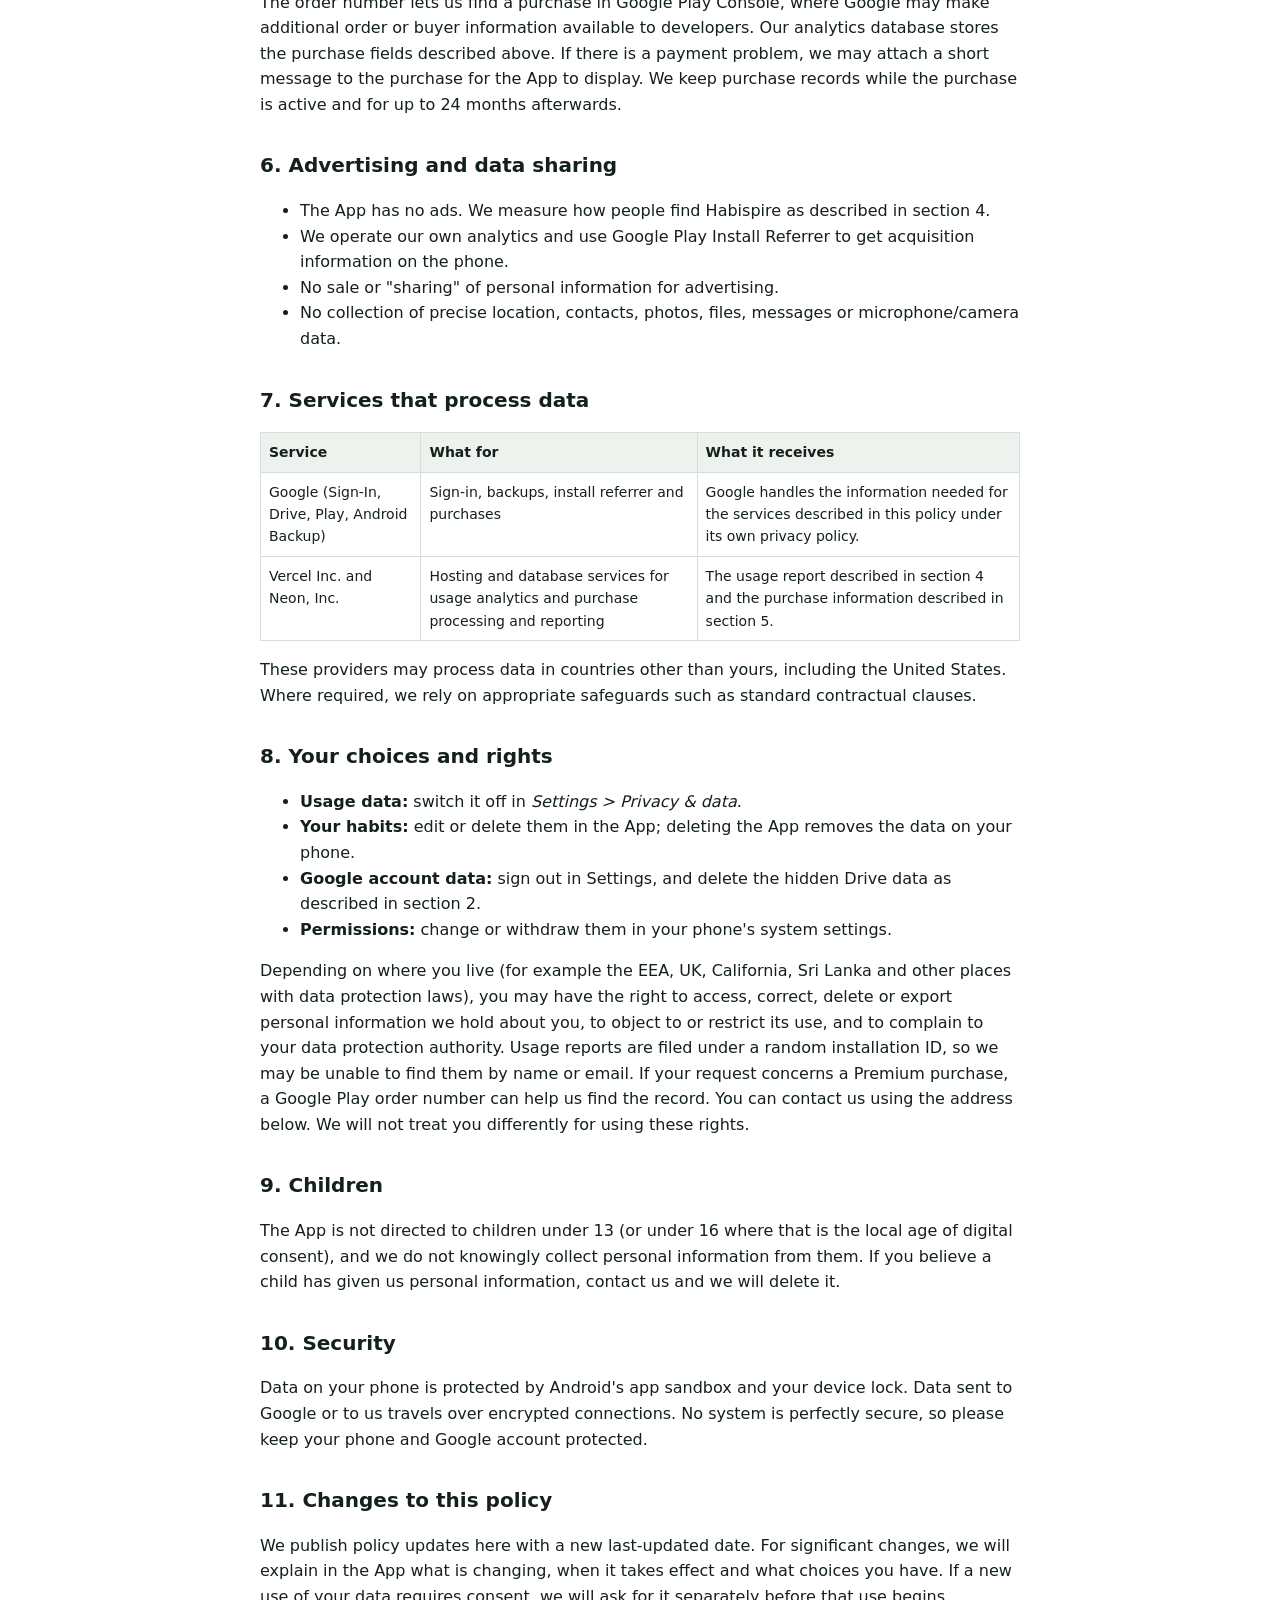
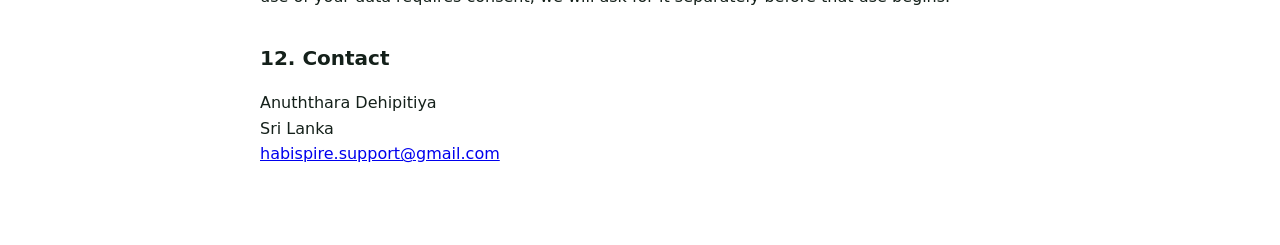
<file: docs/privacy-policy.html>
<!doctype html>
<html lang="en">
<head>
<meta charset="utf-8">
<meta name="viewport" content="width=device-width, initial-scale=1">
<title>Habispire Privacy Policy</title>
<style>
  body { max-width: 760px; margin: 0 auto; padding: 24px 16px 64px; font: 16px/1.6 system-ui, -apple-system, "Segoe UI", Roboto, sans-serif; color: #14201a; background: #fff; }
  h1 { font-size: 28px; margin-bottom: 4px; }
  h2 { font-size: 20px; margin-top: 32px; }
  table { border-collapse: collapse; width: 100%; font-size: 14px; }
  th, td { border: 1px solid #d6dfd9; padding: 8px; text-align: left; vertical-align: top; }
  th { background: #eef2ef; }
  .meta { color: #5b6b63; }
  @media (prefers-color-scheme: dark) { body { background: #0a0c10; color: #eef2ef; } th { background: #14181f; } th, td { border-color: #262c38; } .meta { color: #9aa7a0; } a { color: #a3e635; } }
</style>
</head>
<body>

<h1>Habispire Privacy Policy</h1>
<p class="meta">First effective: 06 Nov 2026 &middot; Last updated: 28 Nov 2026</p>

<p>This policy explains what information the Habispire app for Android (the "App") handles, why, and the choices you have. The App is provided by <strong>Anuththara Dehipitiya</strong> ("we", "us", "our"), based in Sri Lanka. You can reach us at <a href="mailto:habispire.support@gmail.com">habispire.support@gmail.com</a>.</p>

<p><strong>In short:</strong> your habits stay on your phone. We do not run accounts, show ads or sell data. Google sign-in lets you use Premium and back up habits to your own Google Drive. After setup, the App sends a daily usage report identified by a random installation ID while sharing is enabled. You can turn this off in <em>Settings &gt; Privacy &amp; data</em>. We also receive purchase information from Google Play when the App verifies a Premium purchase.</p>

<h2>1. Information that stays on your phone</h2>
<p>Everything you enter is stored on your device: habit names, notes, categories, icons, schedules, reminder times, daily progress and completion history, timer sessions, and your settings (theme, colour, font, sounds and so on). Your individual habit records stay on your phone and in the backups described below. Section 4 explains which settings and habit totals the usage report includes.</p>
<p>Android may include the App's data in your phone's normal Google backup (Android Auto Backup) if you have that feature turned on in your phone's settings. That backup is handled by Google under your Google account and Google's terms. It is separate from the optional Drive backup in section 2.</p>

<h2>2. Optional Google sign-in and Drive backup</h2>
<p>Google sign-in is optional for basic habit tracking. The App requires it for Premium access and for Google Drive backup. If you sign in, the App receives your Google account’s name, email address, profile picture and account identifier. The App uses this information to show your profile, enable Premium access while you’re signed in, and run the backup you choose to enable. They are stored on your phone and are not sent to us.</p>
<p>If you turn on <em>Sync</em>, the App saves a copy of your habits and history to a hidden folder in your own Google Drive (the "app data folder", using the <code>drive.appdata</code> permission, which lets the App see only its own hidden folder and none of your other files). You can also turn on <em>Back up app settings</em> to include supported preferences such as theme, accent colour, font and chart options. The copy is encrypted on your phone before it is uploaded, so the file is not readable as plain text. The encryption key is derived from your Google account identifier so that a new phone signed in to the same account can restore it. This protects the file against casual exposure; it does not hide it from Google or from anyone who controls your Google account. We do not have access to your Drive and never see the backup.</p>
<p>You can turn Sync off or sign out in Settings. The existing backup stays in your Drive until you delete it: open Google Drive on the web, choose <em>Settings &gt; Manage apps</em>, find Habispire and choose <em>Delete hidden app data</em>.</p>

<h2>3. Notifications, alarms and device features</h2>
<p>The App uses the Android permissions and system features listed below.</p>
<ul>
  <li><strong>Notifications</strong>: to show habit reminders and timer alerts.</li>
  <li><strong>Reminder scheduling</strong>: the App uses Android’s inexact alarms. Android may delay reminders and timer alerts, especially when your phone is idle.</li>
  <li><strong>Run at startup</strong>: to re-arm your reminders after the phone restarts.</li>
  <li><strong>Vibration</strong>: for timer alerts.</li>
  <li><strong>Internet</strong>: for Google sign-in, Drive backup, purchases and the usage report.</li>
</ul>
<p>Home-screen widgets show information from your habits on your phone only. No location, contacts, photos, microphone or camera access is requested.</p>

<h2>4. Usage analytics (on by default)</h2>
<p>New installs have sharing selected by default. You can review the choice during setup. The App sends a daily usage report after setup while <em>Share anonymous usage data</em> is on. You can turn it off in <em>Settings &gt; Privacy &amp; data</em>. Turning it off stops future reports and clears the installation ID, usage counters and stored acquisition category from your phone. Reports already sent follow the retention policy below. Google Play purchase verification works separately.</p>
<p>The report contains:</p>
<ul>
  <li>A random identifier created on your phone. It is not linked to your name, email, Google account, phone number or any hardware identifier, and a new one is created if you turn sharing off and on again.</li>
  <li>Your choices in the App: theme, accent colour, font, glass or plain look, sort order, chart type, timer and sound settings, whether you are signed in, and whether Drive sync is on.</li>
  <li>Totals about your habits, never their content: how many habits you have, how many of each kind (yes/no, count, time, quit) and schedule (daily, weekly, monthly), how many have reminders, notes or categories, how many different categories, which icon pack, and counts of recent check-ins, average completion rate and streak lengths.</li>
  <li>The number of widgets placed by type and the number using each accent colour, including default colours and automatic palettes.</li>
  <li>Feature counters, including app opens, screens visited, habits created, check-ins, countdown and interval timer starts, reminder actions, widget opens, Premium screen views and checkout starts by plan.</li>
  <li>Whether notification and exact-alarm permissions are allowed, and whether Premium is active.</li>
  <li>Basic device and app information, including app version, install date and installer, Android version, device manufacturer, rounded screen size, screen density, tablet and low-memory indicators, language, locale region and time zone.</li>
  <li>For installs from Google Play, a broad acquisition channel and source when available, such as organic Google Play, paid social, email or a recognised referral source. The App reads the Google Play Install Referrer on the phone and sends only the resulting category labels.</li>
</ul>
<p>The report <strong>never</strong> contains habit names, notes, category names, habit or widget instance IDs, your Google account or Drive contents, your location, contacts or photos. Raw referral links, advertising click identifiers and referral timestamps stay off our server.</p>
<p>We use reports to understand feature use and improve the App. We also compare acquisition channels in aggregate to measure how people find Habispire, including how paid promotions perform. Vercel Inc. and Neon, Inc. process the reports for us over encrypted connections (HTTPS). We do not sell reports or share them with advertising partners. We keep reports for up to 24 months, then delete them or reduce them to anonymous totals.</p>
<p>Where applicable, we rely on our legitimate interests in understanding and improving the App for product analytics. You can object to usage analytics or stop sharing in Settings.</p>

<h2>5. Purchases (Premium)</h2>
<p>Some features require Habispire Premium, bought as a subscription or a one-time purchase through Google Play. Google Play processes payments and handles your card or bank details. The App asks Google Play whether your account has an active purchase so it can unlock Premium, and stores that status on your phone. Google's own privacy policy applies to purchases.</p>
<p>The App sends the purchase token to our server so we can confirm your purchase with Google Play, prevent fraud and help with payment problems. We store a hashed copy of the token, the product, the purchase status and Google Play’s order number. When Google Play makes them available, we also store the billing country, subscription plan and offer, and order dates, order status (including refunds), the original amount charged, currency and the revenue Google Play reports for the order. We use these fields to report on sales and plan popularity and understand demand by country.</p>
<p>The order number lets us find a purchase in Google Play Console, where Google may make additional order or buyer information available to developers. Our analytics database stores the purchase fields described above. If there is a payment problem, we may attach a short message to the purchase for the App to display. We keep purchase records while the purchase is active and for up to 24 months afterwards.</p>

<h2>6. Advertising and data sharing</h2>
<ul>
  <li>The App has no ads. We measure how people find Habispire as described in section 4.</li>
  <li>We operate our own analytics and use Google Play Install Referrer to get acquisition information on the phone.</li>
  <li>No sale or "sharing" of personal information for advertising.</li>
  <li>No collection of precise location, contacts, photos, files, messages or microphone/camera data.</li>
</ul>

<h2>7. Services that process data</h2>
<table>
  <tr><th>Service</th><th>What for</th><th>What it receives</th></tr>
  <tr><td>Google (Sign-In, Drive, Play, Android Backup)</td><td>Sign-in, backups, install referrer and purchases</td><td>Google handles the information needed for the services described in this policy under its own privacy policy.</td></tr>
  <tr><td>Vercel Inc. and Neon, Inc.</td><td>Hosting and database services for usage analytics and purchase processing and reporting</td><td>The usage report described in section 4 and the purchase information described in section 5.</td></tr>
</table>
<p>These providers may process data in countries other than yours, including the United States. Where required, we rely on appropriate safeguards such as standard contractual clauses.</p>

<h2>8. Your choices and rights</h2>
<ul>
  <li><strong>Usage data:</strong> switch it off in <em>Settings &gt; Privacy &amp; data</em>.</li>
  <li><strong>Your habits:</strong> edit or delete them in the App; deleting the App removes the data on your phone.</li>
  <li><strong>Google account data:</strong> sign out in Settings, and delete the hidden Drive data as described in section 2.</li>
  <li><strong>Permissions:</strong> change or withdraw them in your phone's system settings.</li>
</ul>
<p>Depending on where you live (for example the EEA, UK, California, Sri Lanka and other places with data protection laws), you may have the right to access, correct, delete or export personal information we hold about you, to object to or restrict its use, and to complain to your data protection authority. Usage reports are filed under a random installation ID, so we may be unable to find them by name or email. If your request concerns a Premium purchase, a Google Play order number can help us find the record. You can contact us using the address below. We will not treat you differently for using these rights.</p>

<h2>9. Children</h2>
<p>The App is not directed to children under 13 (or under 16 where that is the local age of digital consent), and we do not knowingly collect personal information from them. If you believe a child has given us personal information, contact us and we will delete it.</p>

<h2>10. Security</h2>
<p>Data on your phone is protected by Android's app sandbox and your device lock. Data sent to Google or to us travels over encrypted connections. No system is perfectly secure, so please keep your phone and Google account protected.</p>

<h2>11. Changes to this policy</h2>
<p>We publish policy updates here with a new last-updated date. For significant changes, we will explain in the App what is changing, when it takes effect and what choices you have. If a new use of your data requires consent, we will ask for it separately before that use begins.</p>

<h2>12. Contact</h2>
<p>Anuththara Dehipitiya<br>Sri Lanka<br><a href="mailto:habispire.support@gmail.com">habispire.support@gmail.com</a></p>

</body>
</html>
</file>
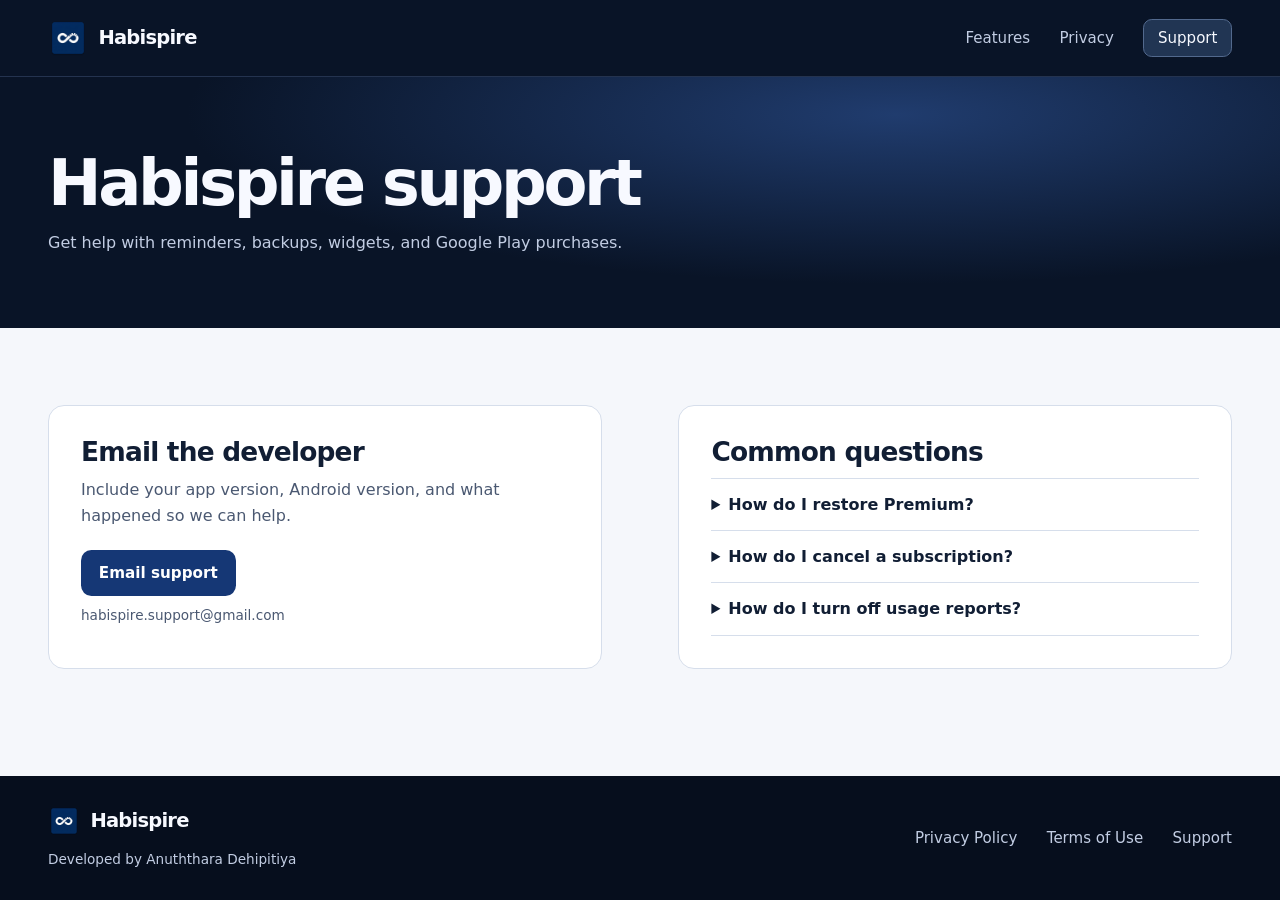
<file: docs/support.html>
<!doctype html>
<html lang="en">
<head>
  <meta charset="utf-8">
  <meta name="viewport" content="width=device-width, initial-scale=1">
  <meta name="description" content="Contact Habispire support for help with habits, reminders, backups, widgets, and Google Play purchases.">
  <meta name="theme-color" content="#091427">
  <title>Habispire Support</title>
  <link rel="icon" href="assets/habispire-icon.webp" type="image/webp">
  <link rel="stylesheet" href="home.css">
</head>
<body>
  <a class="skip-link" href="#main">Skip to content</a>
  <header class="site-header">
    <div class="wrap topbar">
      <a class="brand" href="./" aria-label="Habispire home">
        <img src="assets/habispire-icon.webp" width="40" height="40" alt="">
        <span>Habispire</span>
      </a>
      <nav aria-label="Main navigation">
        <a href="./#features">Features</a>
        <a href="./#privacy">Privacy</a>
        <a href="support.html" class="nav-support" aria-current="page">Support</a>
      </nav>
    </div>
  </header>

  <main id="main">
    <div class="support-intro">
      <div class="wrap">
        <h1>Habispire support</h1>
        <p>Get help with reminders, backups, widgets, and Google Play purchases.</p>
      </div>
    </div>
    <section class="section support-section" aria-labelledby="support-title">
      <div class="wrap support-layout">
        <div class="support-card">
          <h2 id="support-title">Email the developer</h2>
          <p>Include your app version, Android version, and what happened so we can help.</p>
          <a class="button support-button" href="mailto:habispire.support@gmail.com?subject=Habispire%20support">Email support</a>
          <p class="contact-address">habispire.support@gmail.com</p>
        </div>
        <div class="support-card support-questions">
          <h2>Common questions</h2>
          <details>
            <summary>How do I restore Premium?</summary>
            <p>Sign in with the same Google account and choose <strong>Restore purchases</strong> in the app.</p>
          </details>
          <details>
            <summary>How do I cancel a subscription?</summary>
            <p>Open Google Play and go to <strong>Payments &amp; subscriptions › Subscriptions</strong>. Select Habispire to manage or cancel your plan.</p>
          </details>
          <details>
            <summary>How do I turn off usage reports?</summary>
            <p>Open <strong>Settings › Privacy &amp; data</strong> in Habispire and switch off <strong>Share anonymous usage data</strong>.</p>
          </details>
        </div>
      </div>
    </section>
  </main>

  <footer class="site-footer">
    <div class="wrap footer-layout">
      <div>
        <a class="brand" href="./" aria-label="Habispire home">
          <img src="assets/habispire-icon.webp" width="32" height="32" alt="">
          <span>Habispire</span>
        </a>
        <p>Developed by Anuththara Dehipitiya</p>
      </div>
      <nav aria-label="Footer navigation">
        <a href="privacy-policy.html">Privacy Policy</a>
        <a href="terms-of-use.html">Terms of Use</a>
        <a href="support.html">Support</a>
      </nav>
    </div>
  </footer>
</body>
</html>
</file>
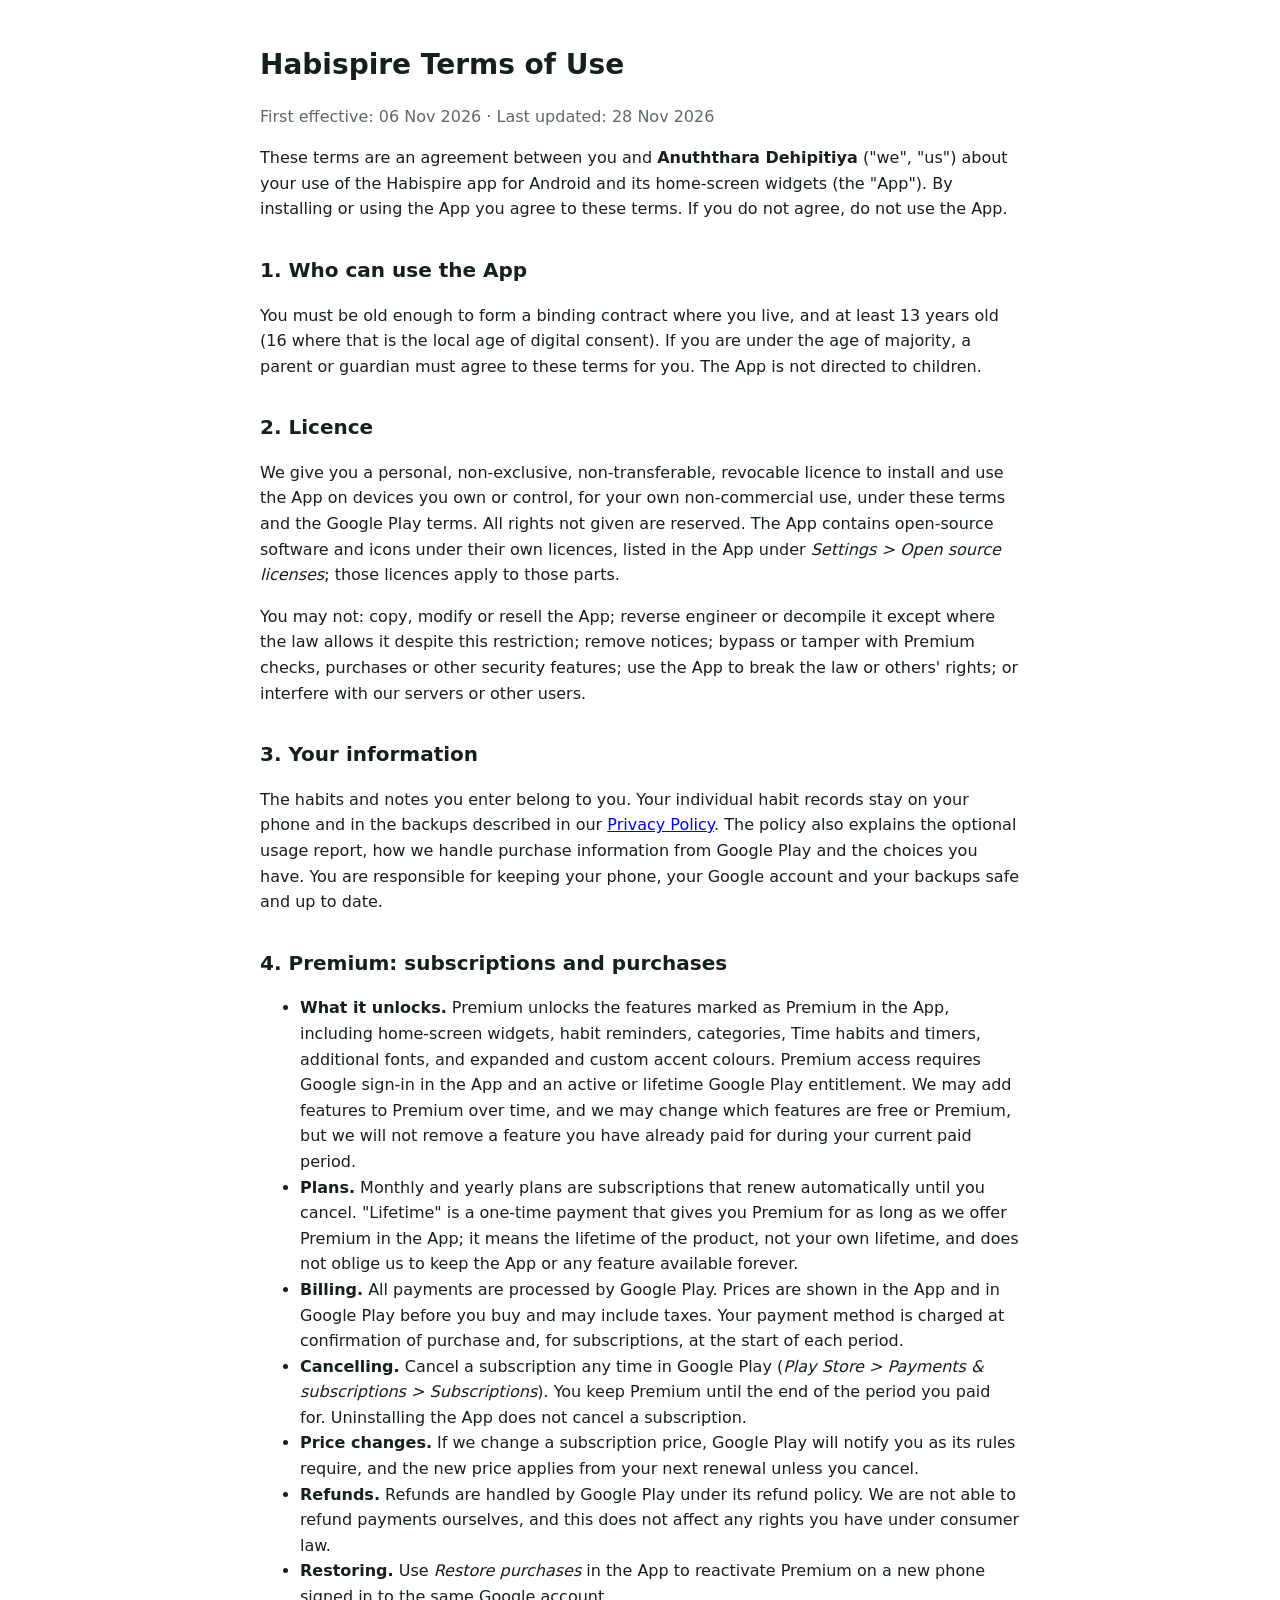
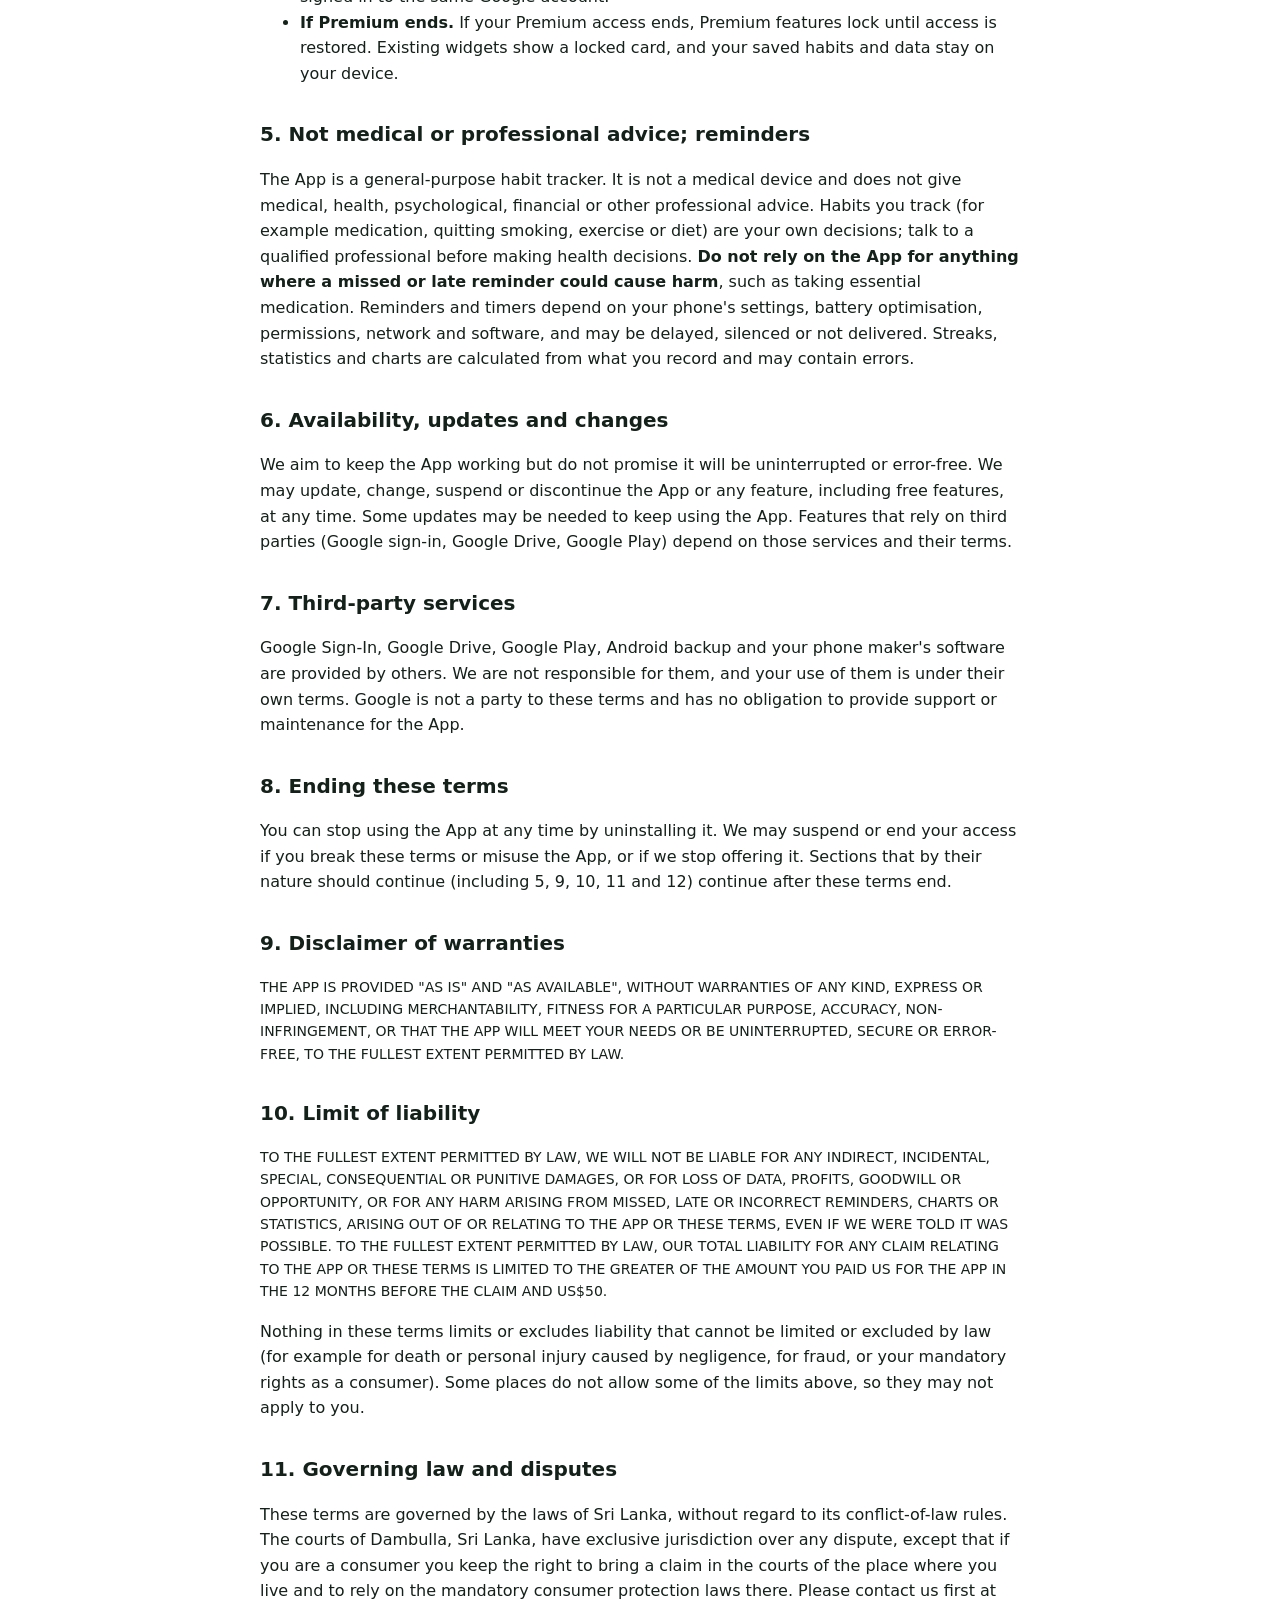
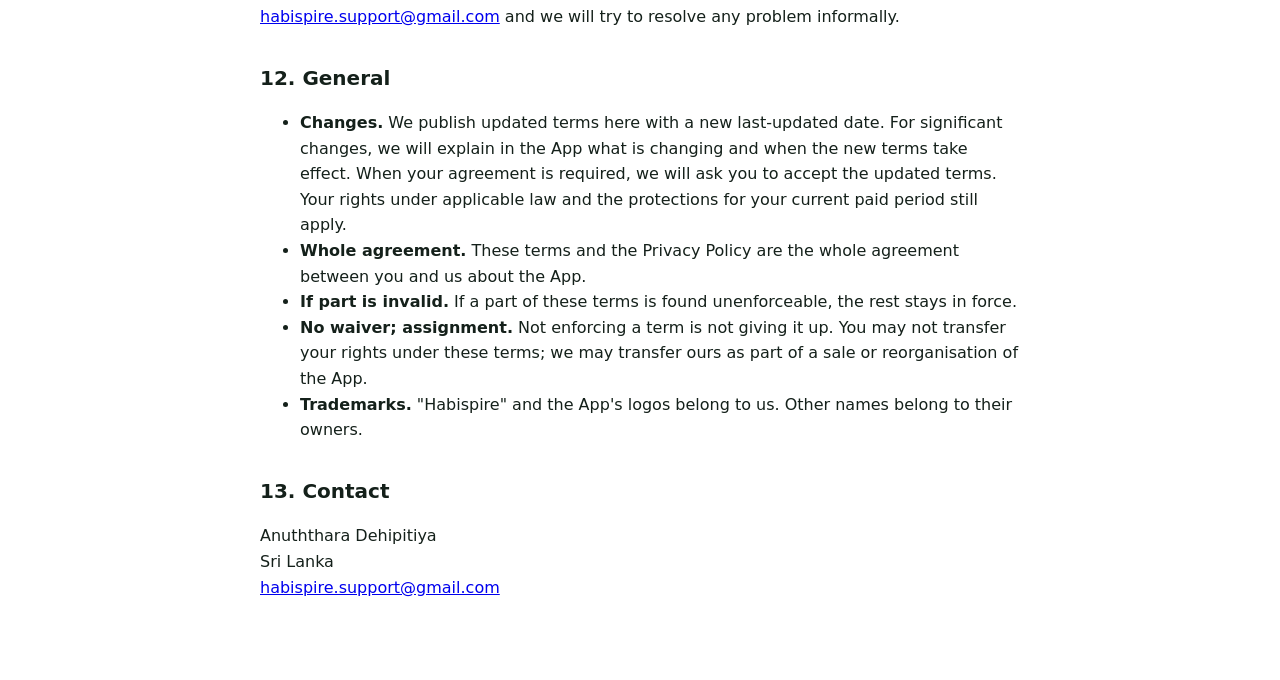
<file: docs/terms-of-use.html>
<!doctype html>
<html lang="en">
<head>
<meta charset="utf-8">
<meta name="viewport" content="width=device-width, initial-scale=1">
<title>Habispire Terms of Use</title>
<style>
  body { max-width: 760px; margin: 0 auto; padding: 24px 16px 64px; font: 16px/1.6 system-ui, -apple-system, "Segoe UI", Roboto, sans-serif; color: #14201a; background: #fff; }
  h1 { font-size: 28px; margin-bottom: 4px; }
  h2 { font-size: 20px; margin-top: 32px; }
  .meta { color: #5b6b63; }
  .caps { text-transform: uppercase; font-size: 14px; }
  @media (prefers-color-scheme: dark) { body { background: #0a0c10; color: #eef2ef; } .meta { color: #9aa7a0; } a { color: #a3e635; } }
</style>
</head>
<body>

<h1>Habispire Terms of Use</h1>
<p class="meta">First effective: 06 Nov 2026 &middot; Last updated: 28 Nov 2026</p>

<p>These terms are an agreement between you and <strong>Anuththara Dehipitiya</strong> ("we", "us") about your use of the Habispire app for Android and its home-screen widgets (the "App"). By installing or using the App you agree to these terms. If you do not agree, do not use the App.</p>

<h2>1. Who can use the App</h2>
<p>You must be old enough to form a binding contract where you live, and at least 13 years old (16 where that is the local age of digital consent). If you are under the age of majority, a parent or guardian must agree to these terms for you. The App is not directed to children.</p>

<h2>2. Licence</h2>
<p>We give you a personal, non-exclusive, non-transferable, revocable licence to install and use the App on devices you own or control, for your own non-commercial use, under these terms and the Google Play terms. All rights not given are reserved. The App contains open-source software and icons under their own licences, listed in the App under <em>Settings &gt; Open source licenses</em>; those licences apply to those parts.</p>
<p>You may not: copy, modify or resell the App; reverse engineer or decompile it except where the law allows it despite this restriction; remove notices; bypass or tamper with Premium checks, purchases or other security features; use the App to break the law or others' rights; or interfere with our servers or other users.</p>

<h2>3. Your information</h2>
<p>The habits and notes you enter belong to you. Your individual habit records stay on your phone and in the backups described in our <a href="privacy-policy.html">Privacy Policy</a>. The policy also explains the optional usage report, how we handle purchase information from Google Play and the choices you have. You are responsible for keeping your phone, your Google account and your backups safe and up to date.</p>

<h2>4. Premium: subscriptions and purchases</h2>
<ul>
  <li><strong>What it unlocks.</strong> Premium unlocks the features marked as Premium in the App, including home-screen widgets, habit reminders, categories, Time habits and timers, additional fonts, and expanded and custom accent colours. Premium access requires Google sign-in in the App and an active or lifetime Google Play entitlement. We may add features to Premium over time, and we may change which features are free or Premium, but we will not remove a feature you have already paid for during your current paid period.</li>
  <li><strong>Plans.</strong> Monthly and yearly plans are subscriptions that renew automatically until you cancel. "Lifetime" is a one-time payment that gives you Premium for as long as we offer Premium in the App; it means the lifetime of the product, not your own lifetime, and does not oblige us to keep the App or any feature available forever.</li>
  <li><strong>Billing.</strong> All payments are processed by Google Play. Prices are shown in the App and in Google Play before you buy and may include taxes. Your payment method is charged at confirmation of purchase and, for subscriptions, at the start of each period.</li>
  <li><strong>Cancelling.</strong> Cancel a subscription any time in Google Play (<em>Play Store &gt; Payments &amp; subscriptions &gt; Subscriptions</em>). You keep Premium until the end of the period you paid for. Uninstalling the App does not cancel a subscription.</li>
  <li><strong>Price changes.</strong> If we change a subscription price, Google Play will notify you as its rules require, and the new price applies from your next renewal unless you cancel.</li>
  <li><strong>Refunds.</strong> Refunds are handled by Google Play under its refund policy. We are not able to refund payments ourselves, and this does not affect any rights you have under consumer law.</li>
  <li><strong>Restoring.</strong> Use <em>Restore purchases</em> in the App to reactivate Premium on a new phone signed in to the same Google account.</li>
  <li><strong>If Premium ends.</strong> If your Premium access ends, Premium features lock until access is restored. Existing widgets show a locked card, and your saved habits and data stay on your device.</li>
</ul>

<h2>5. Not medical or professional advice; reminders</h2>
<p>The App is a general-purpose habit tracker. It is not a medical device and does not give medical, health, psychological, financial or other professional advice. Habits you track (for example medication, quitting smoking, exercise or diet) are your own decisions; talk to a qualified professional before making health decisions. <strong>Do not rely on the App for anything where a missed or late reminder could cause harm</strong>, such as taking essential medication. Reminders and timers depend on your phone's settings, battery optimisation, permissions, network and software, and may be delayed, silenced or not delivered. Streaks, statistics and charts are calculated from what you record and may contain errors.</p>

<h2>6. Availability, updates and changes</h2>
<p>We aim to keep the App working but do not promise it will be uninterrupted or error-free. We may update, change, suspend or discontinue the App or any feature, including free features, at any time. Some updates may be needed to keep using the App. Features that rely on third parties (Google sign-in, Google Drive, Google Play) depend on those services and their terms.</p>

<h2>7. Third-party services</h2>
<p>Google Sign-In, Google Drive, Google Play, Android backup and your phone maker's software are provided by others. We are not responsible for them, and your use of them is under their own terms. Google is not a party to these terms and has no obligation to provide support or maintenance for the App.</p>

<h2>8. Ending these terms</h2>
<p>You can stop using the App at any time by uninstalling it. We may suspend or end your access if you break these terms or misuse the App, or if we stop offering it. Sections that by their nature should continue (including 5, 9, 10, 11 and 12) continue after these terms end.</p>

<h2>9. Disclaimer of warranties</h2>
<p class="caps">The App is provided "as is" and "as available", without warranties of any kind, express or implied, including merchantability, fitness for a particular purpose, accuracy, non-infringement, or that the App will meet your needs or be uninterrupted, secure or error-free, to the fullest extent permitted by law.</p>

<h2>10. Limit of liability</h2>
<p class="caps">To the fullest extent permitted by law, we will not be liable for any indirect, incidental, special, consequential or punitive damages, or for loss of data, profits, goodwill or opportunity, or for any harm arising from missed, late or incorrect reminders, charts or statistics, arising out of or relating to the App or these terms, even if we were told it was possible. To the fullest extent permitted by law, our total liability for any claim relating to the App or these terms is limited to the greater of the amount you paid us for the App in the 12 months before the claim and US$50.</p>
<p>Nothing in these terms limits or excludes liability that cannot be limited or excluded by law (for example for death or personal injury caused by negligence, for fraud, or your mandatory rights as a consumer). Some places do not allow some of the limits above, so they may not apply to you.</p>

<h2>11. Governing law and disputes</h2>
<p>These terms are governed by the laws of Sri Lanka, without regard to its conflict-of-law rules. The courts of Dambulla, Sri Lanka, have exclusive jurisdiction over any dispute, except that if you are a consumer you keep the right to bring a claim in the courts of the place where you live and to rely on the mandatory consumer protection laws there. Please contact us first at <a href="mailto:habispire.support@gmail.com">habispire.support@gmail.com</a> and we will try to resolve any problem informally.</p>

<h2>12. General</h2>
<ul>
  <li><strong>Changes.</strong> We publish updated terms here with a new last-updated date. For significant changes, we will explain in the App what is changing and when the new terms take effect. When your agreement is required, we will ask you to accept the updated terms. Your rights under applicable law and the protections for your current paid period still apply.</li>
  <li><strong>Whole agreement.</strong> These terms and the Privacy Policy are the whole agreement between you and us about the App.</li>
  <li><strong>If part is invalid.</strong> If a part of these terms is found unenforceable, the rest stays in force.</li>
  <li><strong>No waiver; assignment.</strong> Not enforcing a term is not giving it up. You may not transfer your rights under these terms; we may transfer ours as part of a sale or reorganisation of the App.</li>
  <li><strong>Trademarks.</strong> "Habispire" and the App's logos belong to us. Other names belong to their owners.</li>
</ul>

<h2>13. Contact</h2>
<p>Anuththara Dehipitiya<br>Sri Lanka<br><a href="mailto:habispire.support@gmail.com">habispire.support@gmail.com</a></p>

</body>
</html>
</file>
<file: docs/home.css>
:root {
  color-scheme: light;
  --navy: #091427;
  --navy-deep: #060e1d;
  --hero-text: #f7f9ff;
  --hero-muted: #c2cde3;
  --ink: #111e34;
  --muted: #4a5871;
  --paper: #f5f7fb;
  --line: #d6deeb;
  --lime: #c4f397;
  font-family: "Segoe UI", system-ui, sans-serif;
  color: var(--ink);
  background: var(--paper);
}
* { box-sizing: border-box; }
body { margin: 0; font-size: 1rem; line-height: 1.6; }
a { color: inherit; }
h1, h2, h3, p, figure, dl, dd { margin: 0; }
h1, h2, h3 { line-height: 1.08; }
h2 { font-size: clamp(1.9rem, 4vw, 3rem); font-weight: 760; letter-spacing: -0.047em; }
h3 { font-size: 1.2rem; letter-spacing: -0.025em; }
:focus-visible { outline: 3px solid #7299ff; outline-offset: 4px; }
[id] { scroll-margin-top: 1.25rem; }
.wrap { width: min(100% - 3rem, 74rem); margin-inline: auto; }
.skip-link { position: absolute; z-index: 2; left: 1rem; top: 1rem; padding: 0.7rem; color: var(--ink); background: white; }
.skip-link:not(:focus) { clip-path: inset(100%); }

.site-header { background: var(--navy); color: var(--hero-text); border-bottom: 1px solid #24334f; }
.topbar, .footer-layout { display: flex; gap: 1rem 2rem; align-items: center; justify-content: space-between; }
.topbar { min-height: 4.75rem; }
.brand { display: inline-flex; gap: 0.65rem; align-items: center; text-decoration: none; font-weight: 750; letter-spacing: -0.04em; font-size: 1.22rem; }
.brand img { border-radius: 0.75rem; display: block; }
.topbar nav, .footer-layout nav { display: flex; flex-wrap: wrap; align-items: center; gap: 0.35rem clamp(0.8rem, 2.3vw, 2rem); }
.topbar nav a, .footer-layout nav a { text-decoration: none; font-size: 0.94rem; }
.topbar nav a { color: var(--hero-muted); }
.topbar nav a:hover, .footer-layout nav a:hover { text-decoration: underline; text-underline-offset: 0.24em; }
.topbar .nav-support { border: 1px solid #52698d; border-radius: 0.55rem; padding: 0.4rem 0.85rem; color: var(--hero-text); }

.hero { background: radial-gradient(ellipse at 78% 32%, #203c6e, transparent 48%), linear-gradient(125deg, var(--navy-deep), var(--navy)); color: var(--hero-text); }
.hero-layout { min-height: 35rem; padding-block: clamp(2.75rem, 7vw, 5.3rem); display: grid; grid-template-columns: minmax(0, 1fr) minmax(0, 1.08fr); gap: clamp(1.75rem, 5vw, 5rem); align-items: center; }
.label { color: var(--lime); font-size: 0.76rem; font-weight: 750; letter-spacing: 0.12em; text-transform: uppercase; margin-bottom: 0.95rem; }
.hero h1 { font-size: clamp(2.6rem, 4.2vw, 4.1rem); font-weight: 780; letter-spacing: -0.064em; line-height: 1.01; }
.hero h1 span { color: #afc4ff; }
.hero-description { color: var(--hero-muted); max-width: 29rem; margin-top: 1.25rem; font-size: clamp(1.03rem, 1.6vw, 1.17rem); }
.actions { display: flex; flex-wrap: wrap; gap: 0.65rem; margin-top: 1.65rem; }
.button { display: inline-flex; min-height: 2.9rem; padding: 0.6rem 1.05rem; align-items: center; justify-content: center; border: 1px solid transparent; border-radius: 0.65rem; font-size: 0.95rem; font-weight: 700; text-decoration: none; }
.button:hover { text-decoration: underline; text-underline-offset: 0.24em; }
.primary { background: var(--lime); color: #142d1b; }
.secondary { color: var(--hero-text); border-color: #52698d; background: #182b4880; }
.quick-facts { display: flex; flex-wrap: wrap; gap: 0.3rem 1.1rem; list-style: none; padding: 0; margin: 1.5rem 0 0; color: var(--hero-muted); font-size: 0.84rem; }
.quick-facts li::before { content: ""; display: inline-block; width: 0.31rem; height: 0.31rem; background: var(--lime); border-radius: 50%; vertical-align: 0.14em; margin-right: 0.43rem; }
.hero-art { min-width: 0; border-radius: 1.6rem; box-shadow: 0 1.15rem 3.5rem #02081855; }
.hero-art img { display: block; width: 100%; height: auto; }
.topbar .nav-support[aria-current="page"] { background: #213553; }

.section { padding-block: clamp(3rem, 6vw, 5rem); }
.section-heading { margin-bottom: 1.65rem; }
.section-heading p, .feature p, .privacy-panel p, .support-layout p { color: var(--muted); }
.section-heading p { margin-top: 0.58rem; }
.feature-grid { display: grid; grid-template-columns: repeat(3, minmax(0, 1fr)); gap: 0.9rem; }
.feature { padding: clamp(1.1rem, 2.5vw, 1.7rem); background: white; border: 1px solid var(--line); border-radius: 1rem; }
.feature-mark { display: grid; place-items: center; width: 2.45rem; height: 2.45rem; margin-bottom: 1.03rem; border-radius: 0.65rem; font-size: 1.35rem; font-weight: 700; }
.mark-check { background: #e1f5df; color: #225d2c; }
.mark-time { background: #e3edff; color: #244e9d; }
.mark-progress { background: #ede6fa; color: #613698; }
.feature p { margin-top: 0.57rem; }

.feature-section { padding-bottom: clamp(2.5rem, 5vw, 4rem); }
.progress-section { padding-top: 0; }
.progress-layout { display: grid; grid-template-columns: minmax(0, 0.9fr) minmax(0, 1fr); align-items: center; gap: clamp(1.25rem, 6vw, 5rem); }
.progress-layout img { display: block; width: 100%; height: auto; }
.progress-layout p { margin-top: 0.75rem; color: var(--muted); max-width: 28rem; }
.privacy-section { padding-top: 0; }
.privacy-panel { display: grid; grid-template-columns: minmax(0, 1.25fr) minmax(0, 1fr); align-items: center; gap: clamp(1.25rem, 5vw, 4rem); border: 1px solid #cddbf1; border-radius: 1.35rem; background: #e8f0ff; padding: clamp(1.35rem, 4.4vw, 3.45rem); }
.privacy-panel p { margin-top: 0.75rem; max-width: 32rem; }
.outline { border-color: #99add0; margin-top: 1.25rem; color: #153775; background: #f5f8ff; }
.privacy-details { display: grid; gap: 0.9rem; }
.privacy-details > div { padding: 0.8rem 1rem; border-left: 2px solid #7896cb; }
.privacy-details dt { font-weight: 730; }
.privacy-details dd { color: #435877; }

body { min-height: 100vh; display: flex; flex-direction: column; }
main { flex: 1; }
.support-intro { background: radial-gradient(ellipse at 70% 15%, #203c6e, transparent 56%), var(--navy); color: var(--hero-text); padding-block: clamp(2.6rem, 6vw, 4.5rem); }
.support-intro h1 { font-size: clamp(2.45rem, 5vw, 4.25rem); letter-spacing: -0.053em; }
.support-intro p { color: var(--hero-muted); margin-top: 0.75rem; }
.support-card { background: white; padding: clamp(1.2rem, 3vw, 2rem); border: 1px solid var(--line); border-radius: 1rem; align-self: stretch; }
.support-card h2 { font-size: clamp(1.25rem, 2.4vw, 1.65rem); letter-spacing: -0.03em; }
.support-layout { display: grid; grid-template-columns: minmax(0, 1fr) minmax(0, 1fr); gap: clamp(1.6rem, 6vw, 5rem); align-items: start; }
.support-layout > div:first-child > p:first-of-type { margin-top: 0.7rem; }
.support-button { background: #153775; color: white; margin-top: 1.35rem; }
.contact-address { margin-top: 0.52rem; font-size: 0.85rem; overflow-wrap: anywhere; }
.support-questions h2 { margin-bottom: 0.75rem; }
.support-questions details { border-top: 1px solid var(--line); }
.support-questions details:last-child { border-bottom: 1px solid var(--line); }
.support-questions summary { padding-block: 0.8rem; font-weight: 650; cursor: pointer; }
.support-questions details p { padding: 0 0 0.9rem 1rem; }

.site-footer { background: var(--navy-deep); color: var(--hero-text); padding-block: 1.8rem; }
.footer-layout p { color: var(--hero-muted); margin-top: 0.3rem; font-size: 0.85rem; }
.footer-layout nav { color: var(--hero-muted); }
@media (max-width: 52rem) {
  .hero-layout { grid-template-columns: minmax(0, 1fr); min-height: auto; }
  .feature-grid { grid-template-columns: minmax(0, 1fr); }
}
@media (max-width: 41rem) {
  .wrap { width: calc(100% - 2rem); }
  .privacy-panel, .progress-layout, .support-layout { grid-template-columns: minmax(0, 1fr); }
  .footer-layout { align-items: flex-start; flex-direction: column; }
}
@media (max-width: 25rem) {
  .topbar { align-items: flex-start; flex-direction: column; gap: 0.55rem; padding-block: 0.75rem; }
  .topbar nav { width: 100%; }
}
@media (forced-colors: active) {
  .button, .hero-art, .feature { border: 1px solid ButtonText; }
}
</file>
